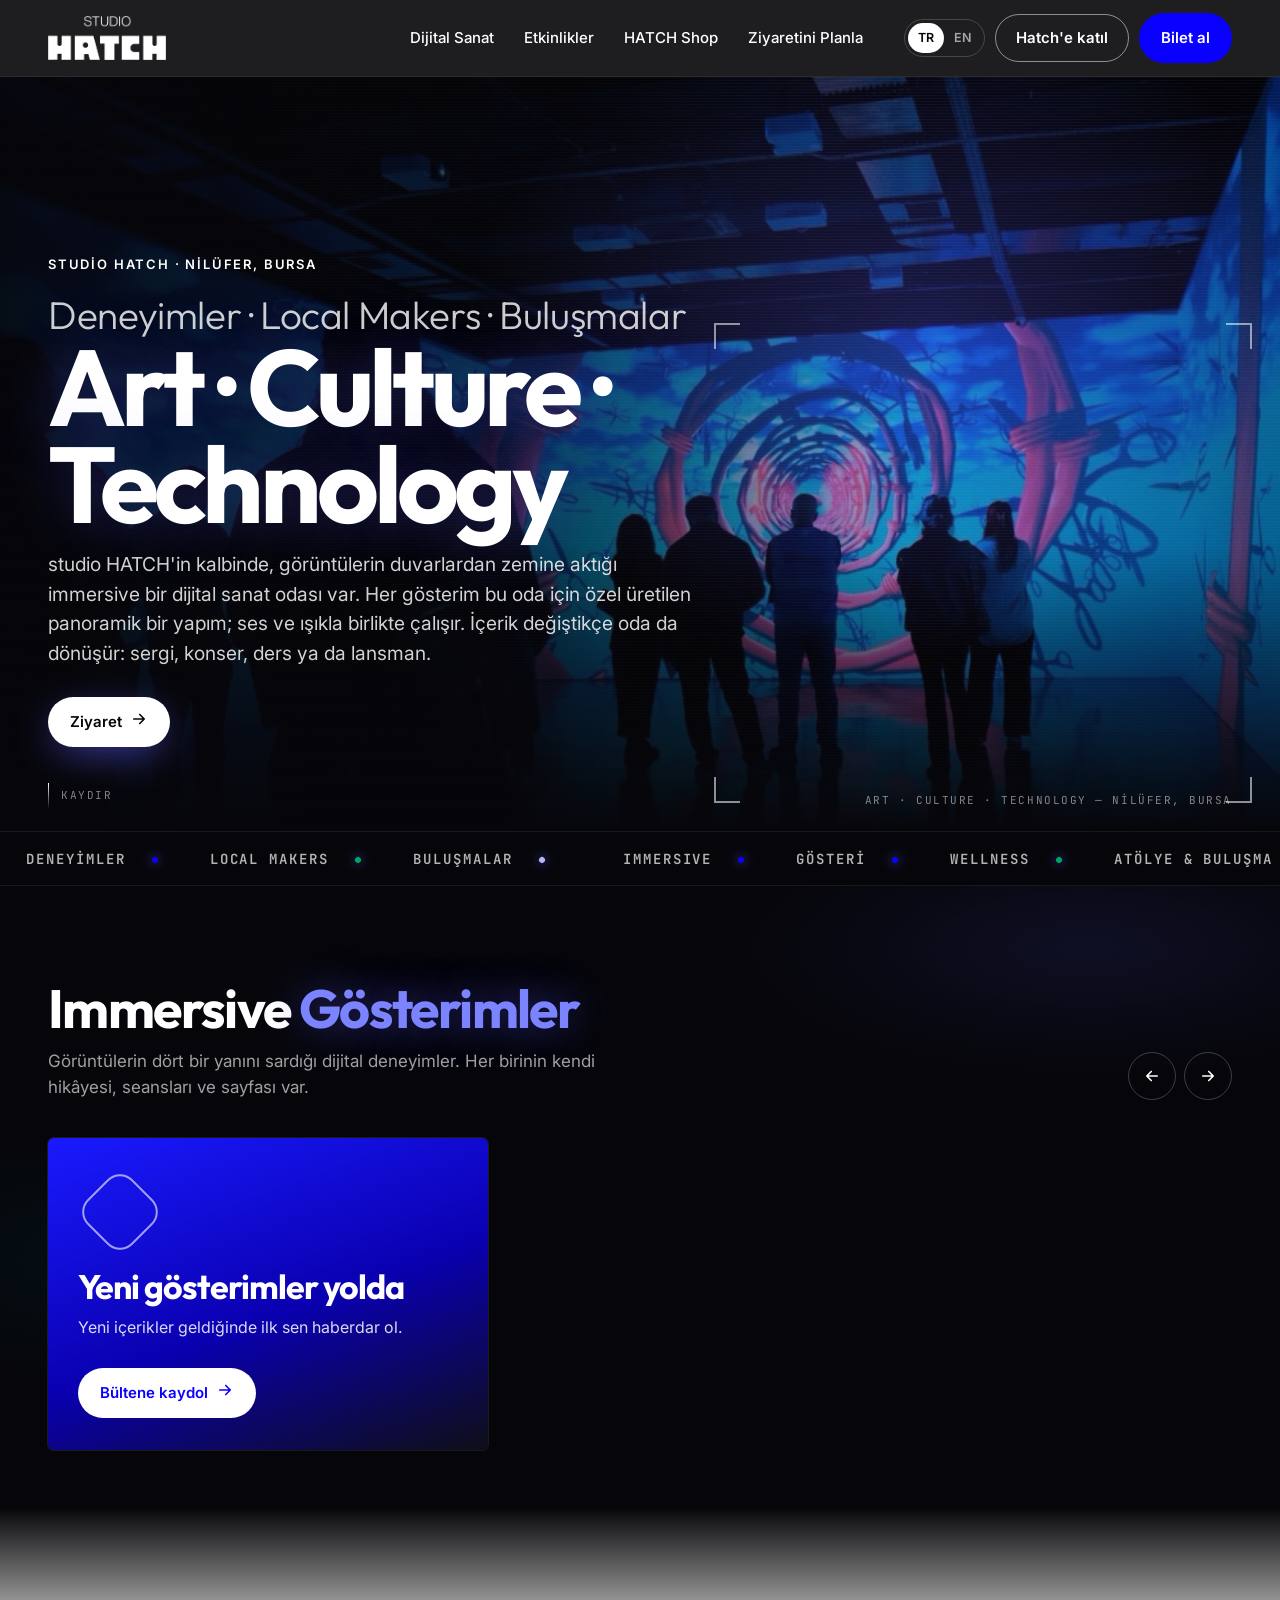
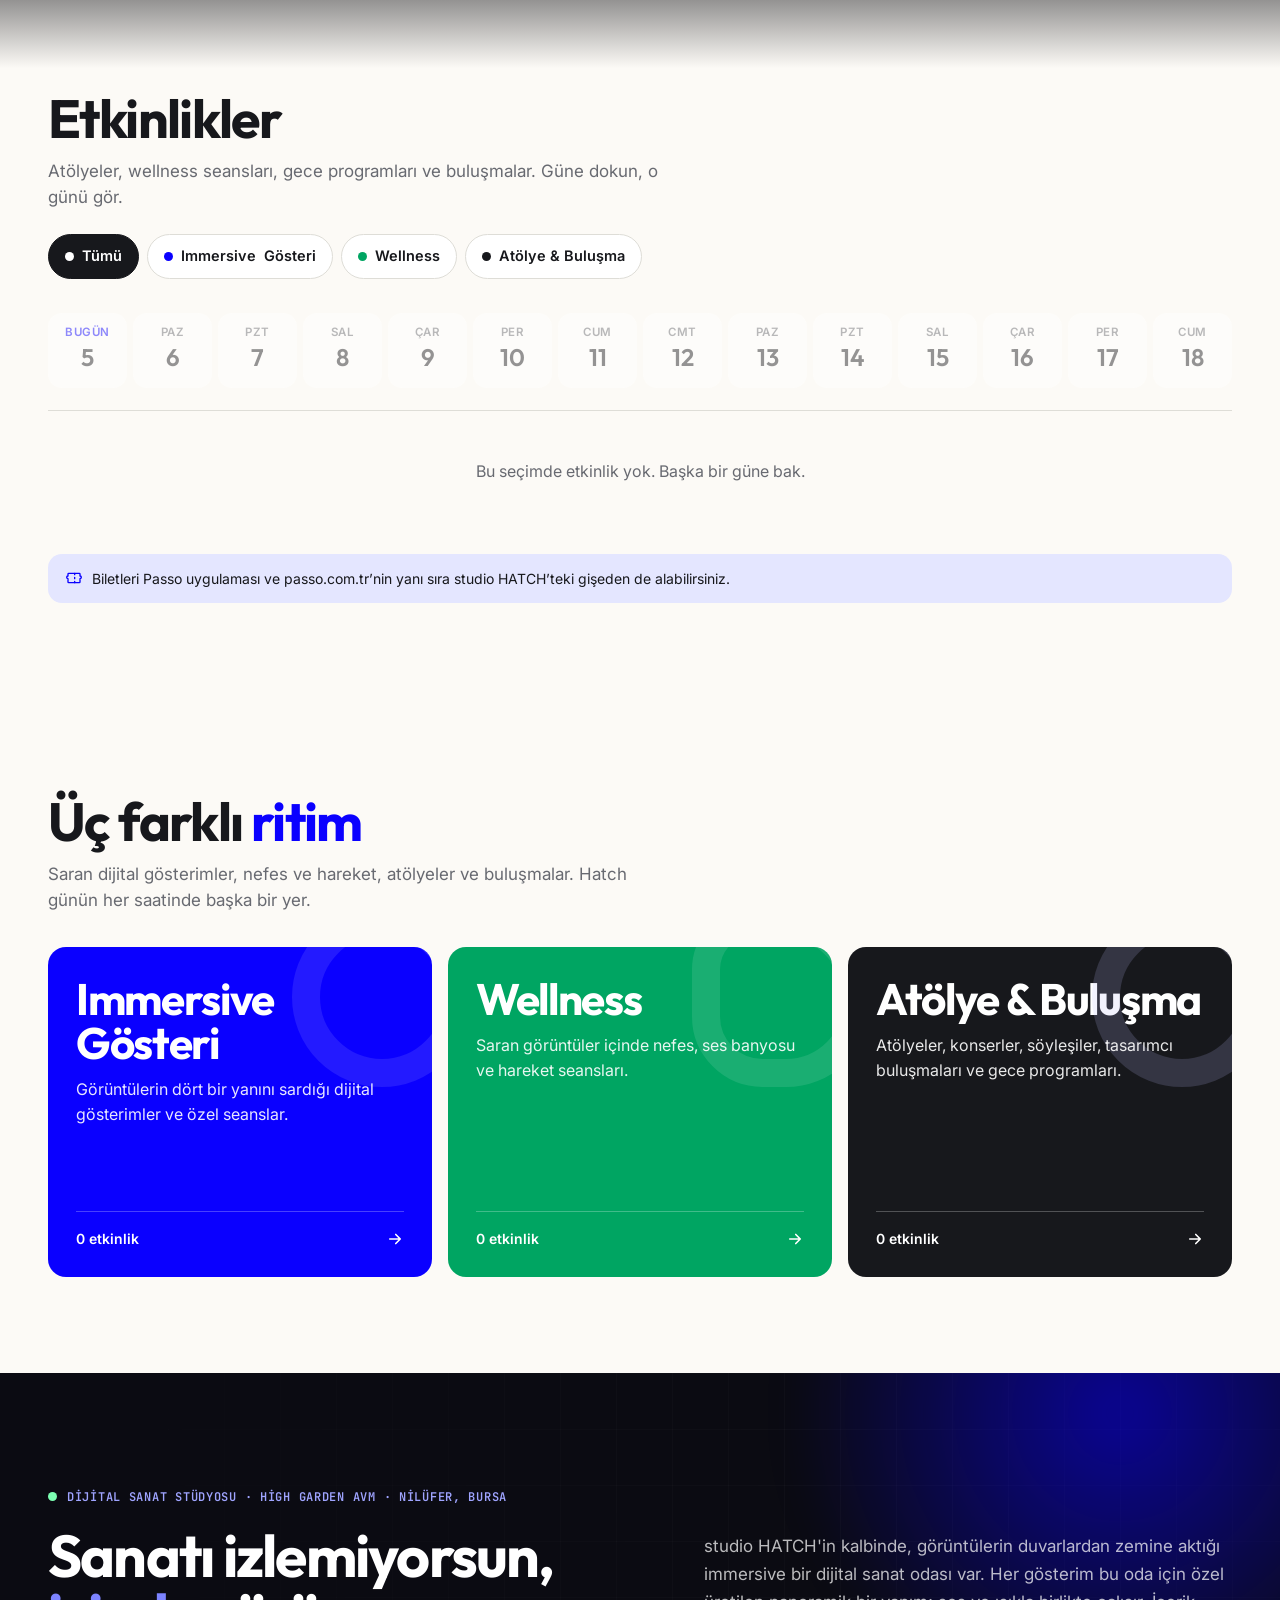
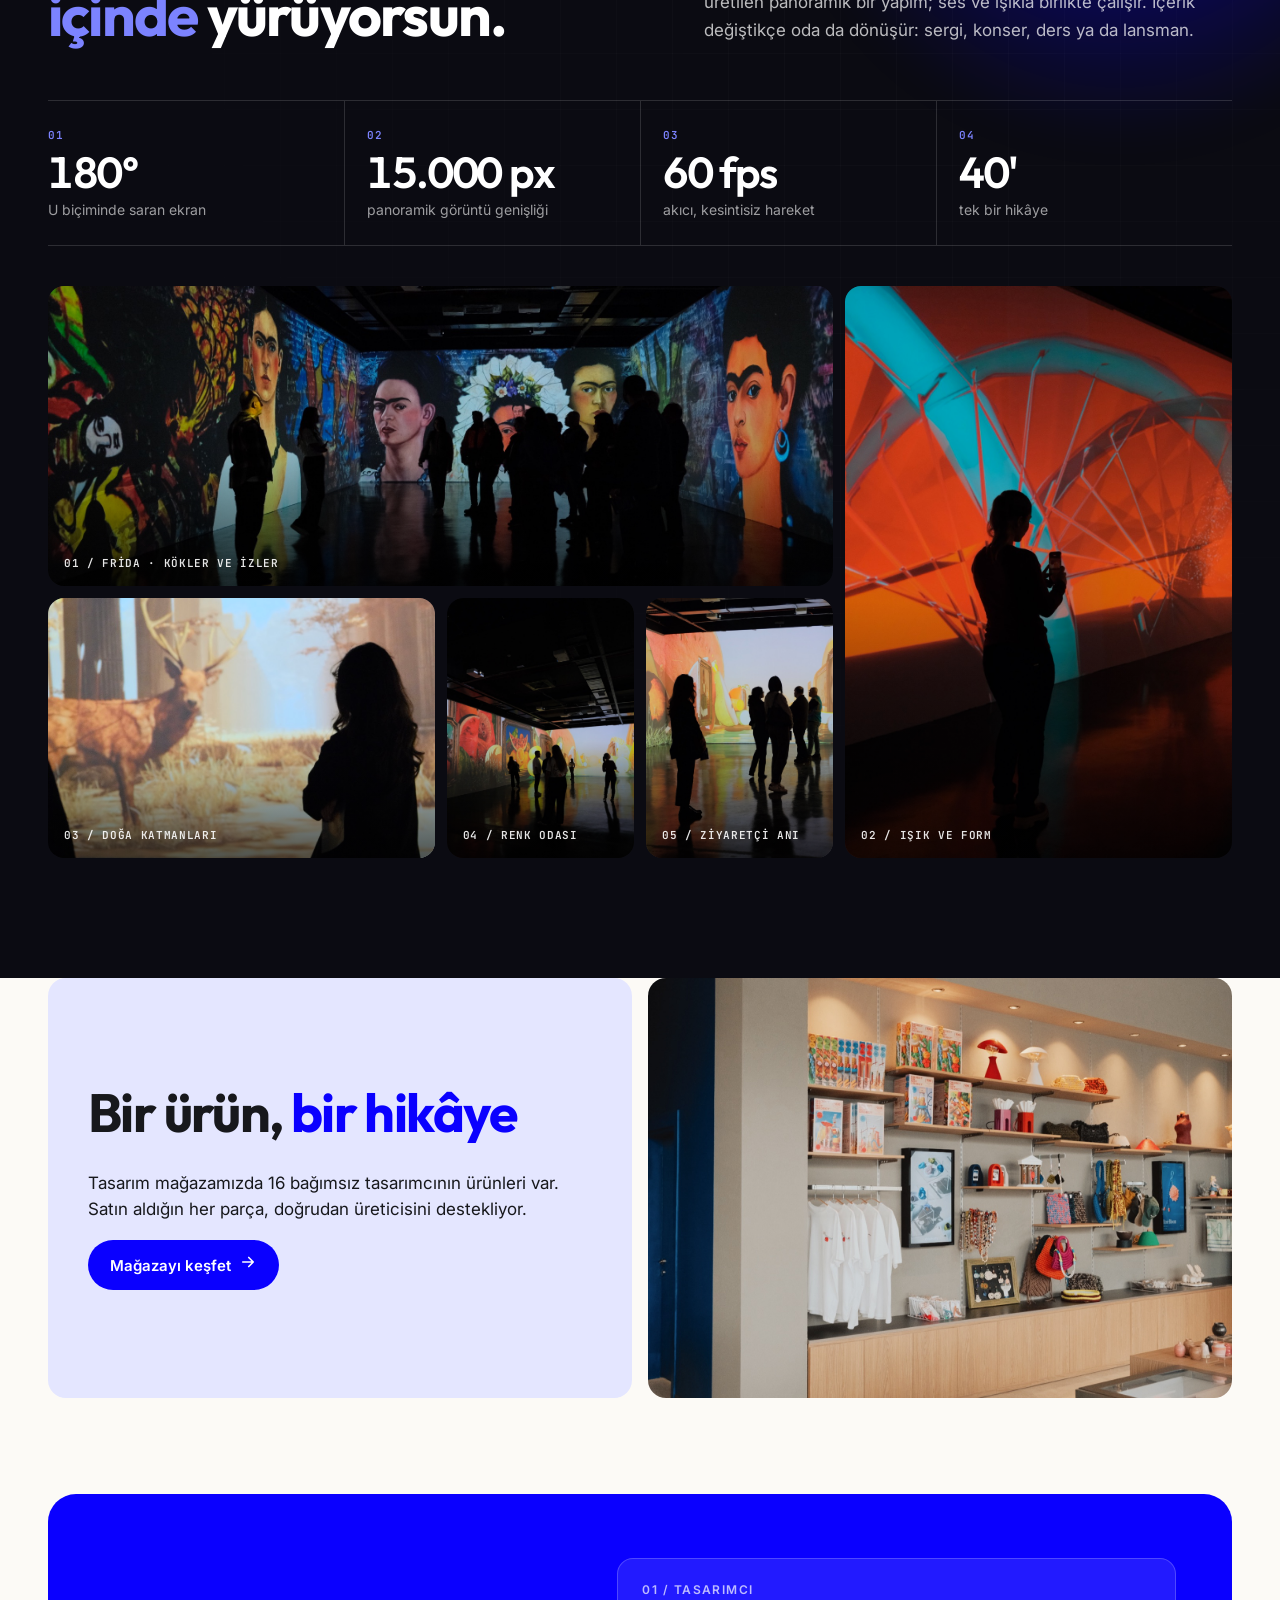
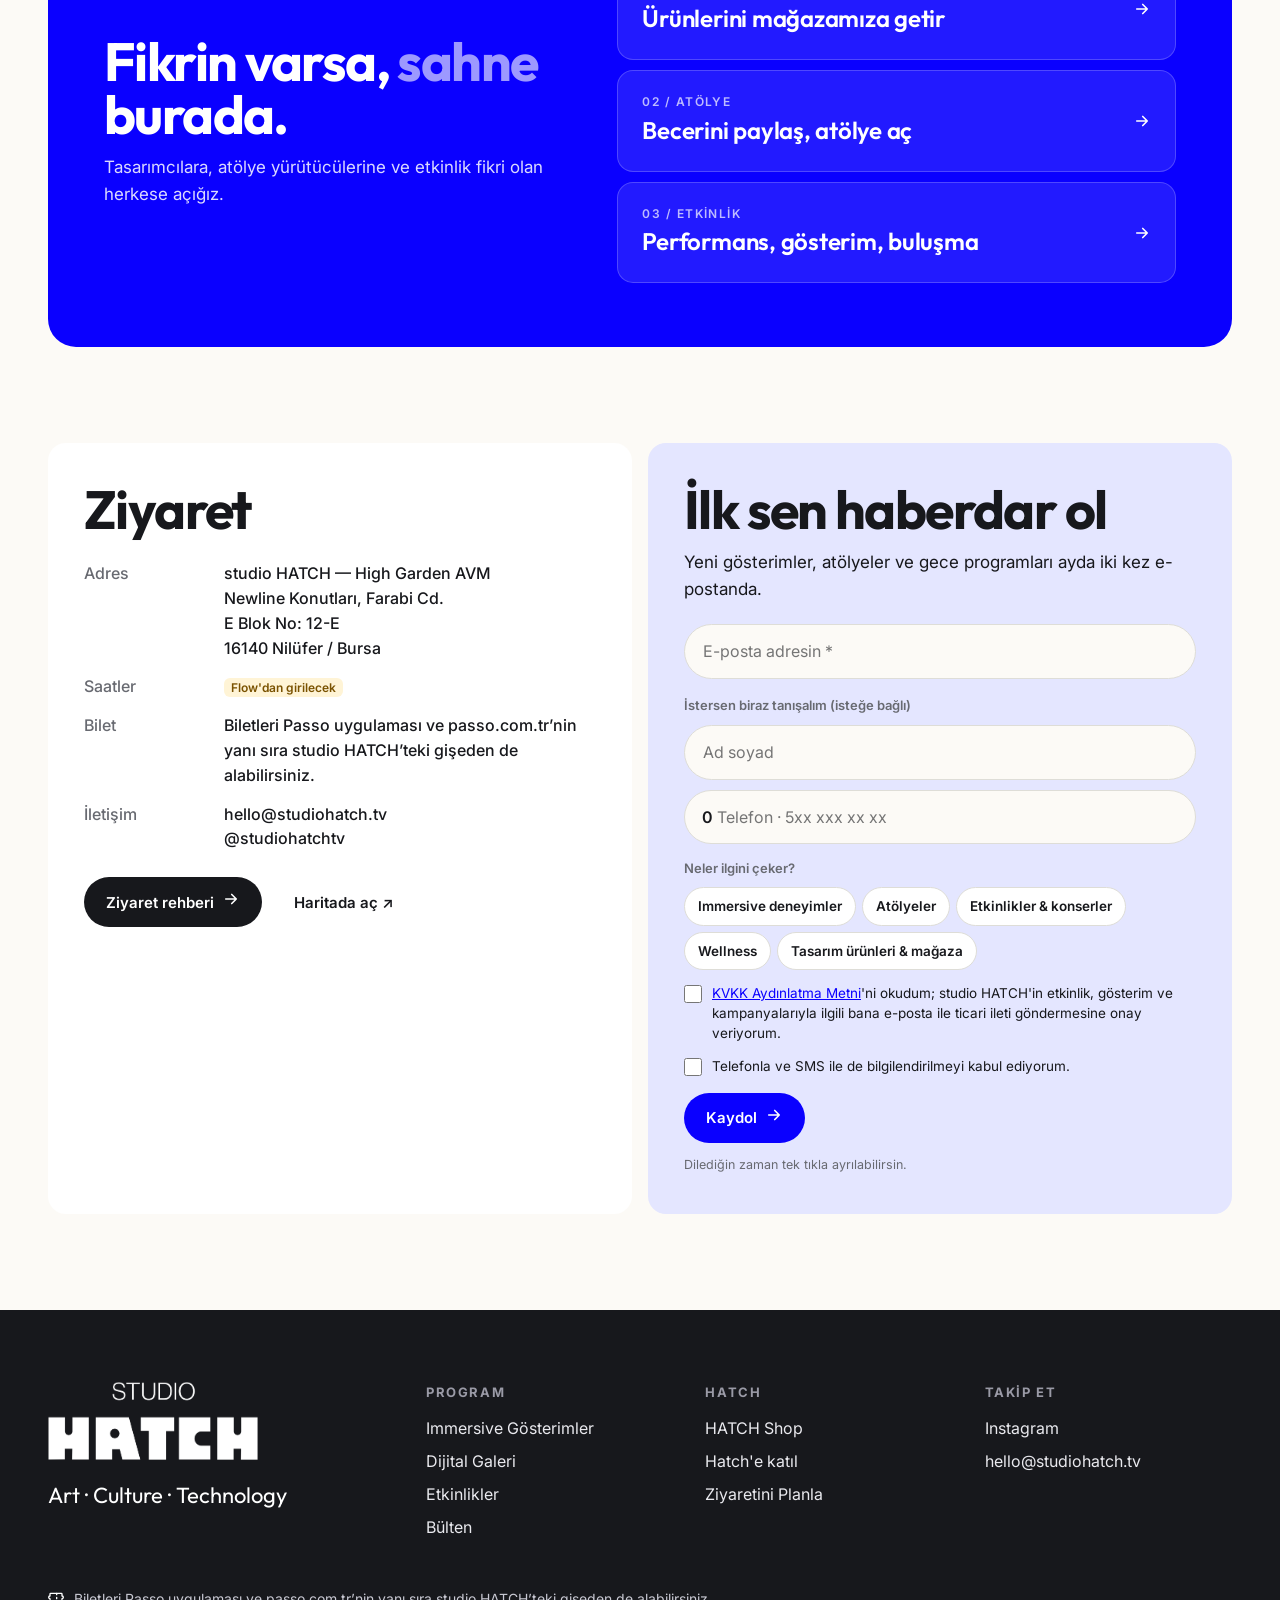
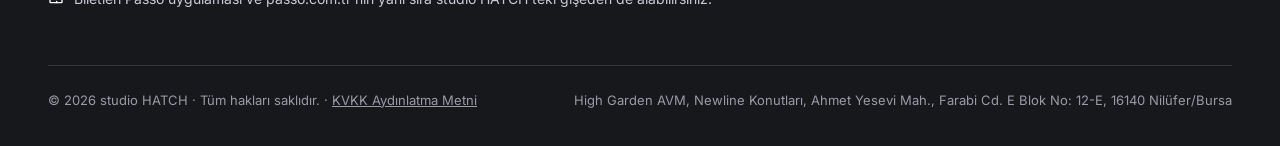
<file: index.html>
<!doctype html>
<html lang="tr">
<head>
<meta charset="utf-8">
<meta name="viewport" content="width=device-width, initial-scale=1, viewport-fit=cover">
<title>studio HATCH — Art · Culture · Technology · Bursa</title>
<meta name="description" content="Bursa Nilüfer'de, High Garden AVM'de dijital gösterimler, atölyeler, wellness ve gece programları. Art · Culture · Technology.">
<meta name="theme-color" content="#06060A">
<meta property="og:title" content="studio HATCH — Art · Culture · Technology">
<meta property="og:image" content="https://www.studiohatch.tv/assets/oda-frida.jpg">
<meta property="og:type" content="website">
<meta property="og:site_name" content="studio HATCH">
<link rel="preconnect" href="https://fonts.googleapis.com"><link rel="preconnect" href="https://fonts.gstatic.com" crossorigin>
<link href="https://fonts.googleapis.com/css2?family=Inter:wght@400;500;600;700&family=Outfit:wght@300;500;600;700&family=JetBrains+Mono:wght@400;600&display=swap" rel="stylesheet">
<link rel="canonical" href="https://www.studiohatch.tv/">
<link rel="stylesheet" href="css/site.css?v=31">
<link rel="stylesheet" href="css/art.css?v=31">
</head>
<body data-page="home" class="art">
<div class="proto" id="proto"></div>
<header class="hd"><div class="wrap">
  <a href="index.html" aria-label="studio HATCH ana sayfa"><span class="logo"></span></a>
  <nav class="nav" id="nav" aria-label="Ana menü"></nav>
  <div class="hd-r" id="hdR"></div>
  <button class="menu-btn" onclick="hatchMenu()" aria-label="Menü"><svg width="20" height="20" viewBox="0 0 24 24" fill="none" stroke="currentColor" stroke-width="2.2" stroke-linecap="round"><path d="M4 7h16M4 12h16M4 17h16"/></svg></button>
</div></header>
<main>
<section class="hero" id="hero"></section>
<div class="hu-strip" id="huStrip" hidden></div>
<div class="ticker" id="ticker"></div>
<div class="dark-zone">
<section class="sec sh-sec" id="gosterimler"><div class="wrap" id="showsW"></div></section>
</div>
<div class="fade-light" aria-hidden="true"></div>
<section class="sec" id="program" style="padding-top:0"><div class="wrap">
  <div class="sec-h" id="programH"></div>
  <div class="days" id="days"></div><div id="clearDay"></div>
  <div class="rows" id="rows"></div>
  <div id="progGise" class="prog-gise"></div>
</div></section>
<section class="sec"><div class="wrap"><div class="sec-h" id="pillarsH"></div><div class="pillars" id="pillars"></div></div></section>
<section class="dg" id="space"></section>

<section class="sec" style="padding-top:0"><div class="wrap makers" id="makers"></div></section>
<section class="sec" style="padding-top:0"><div class="wrap" id="join"></div></section>
<section class="sec" style="padding-top:0;padding-bottom:0" id="visit"><div class="wrap visit" id="visitG"></div></section>
</main>
<footer class="ft" id="ft"></footer>
<div class="toast" id="toast" role="status"></div>
<script src="js/data.js?v=31"></script>
<script src="js/api.js?v=31"></script>
<script src="js/site.js?v=31"></script>
</body>
</html>
</file>
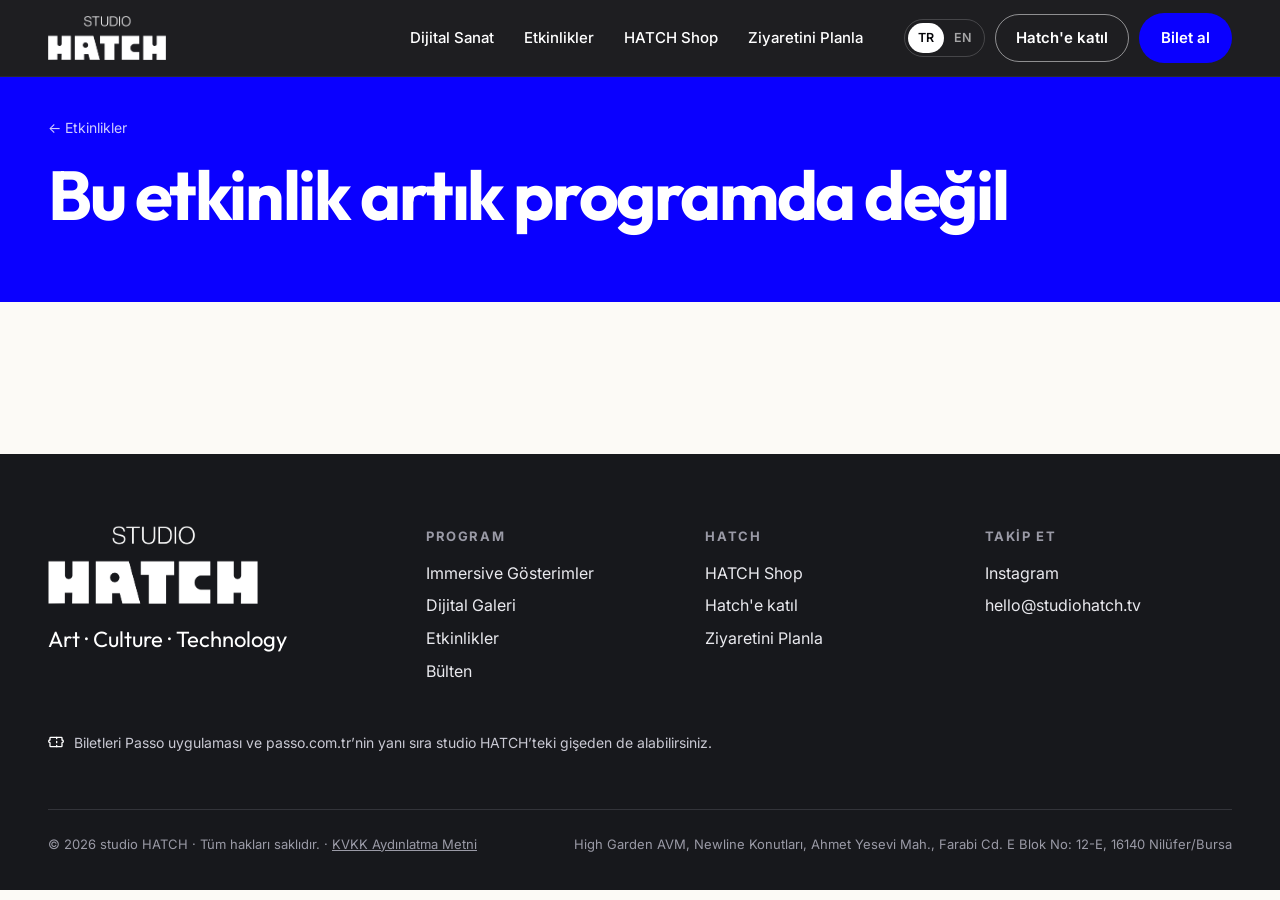
<file: etkinlik.html>
<!doctype html>
<html lang="tr">
<head>
<meta charset="utf-8">
<meta name="viewport" content="width=device-width, initial-scale=1, viewport-fit=cover">
<title>Etkinlik · studio HATCH</title>
<meta name="description" content="Bursa Nilüfer'de, High Garden AVM'de dijital gösterimler, atölyeler, wellness ve gece programları. Art · Culture · Technology.">
<meta name="theme-color" content="#06060A">
<meta property="og:title" content="studio HATCH — Art · Culture · Technology">
<meta property="og:image" content="https://www.studiohatch.tv/assets/oda-frida.jpg">
<meta property="og:type" content="website">
<meta property="og:site_name" content="studio HATCH">
<link rel="preconnect" href="https://fonts.googleapis.com"><link rel="preconnect" href="https://fonts.gstatic.com" crossorigin>
<link href="https://fonts.googleapis.com/css2?family=Inter:wght@400;500;600;700&family=Outfit:wght@300;500;600;700&family=JetBrains+Mono:wght@400;600&display=swap" rel="stylesheet">
<link rel="stylesheet" href="css/site.css?v=31">
<link rel="stylesheet" href="css/art.css?v=31">
</head>
<body data-page="event" class="art">
<div class="proto" id="proto"></div>
<header class="hd"><div class="wrap">
  <a href="index.html" aria-label="studio HATCH ana sayfa"><span class="logo"></span></a>
  <nav class="nav" id="nav" aria-label="Ana menü"></nav>
  <div class="hd-r" id="hdR"></div>
  <button class="menu-btn" onclick="hatchMenu()" aria-label="Menü"><svg width="20" height="20" viewBox="0 0 24 24" fill="none" stroke="currentColor" stroke-width="2.2" stroke-linecap="round"><path d="M4 7h16M4 12h16M4 17h16"/></svg></button>
</div></header>
<main>
<section class="ev-hero" id="evHero"></section>
<div class="wrap"><div class="ev-body" id="evBody"></div><div id="more" style="margin-top:88px"></div></div>
</main>
<footer class="ft" id="ft"></footer>
<div class="toast" id="toast" role="status"></div>
<script src="js/data.js?v=31"></script>
<script src="js/api.js?v=31"></script>
<script src="js/site.js?v=31"></script>
</body>
</html>
</file>
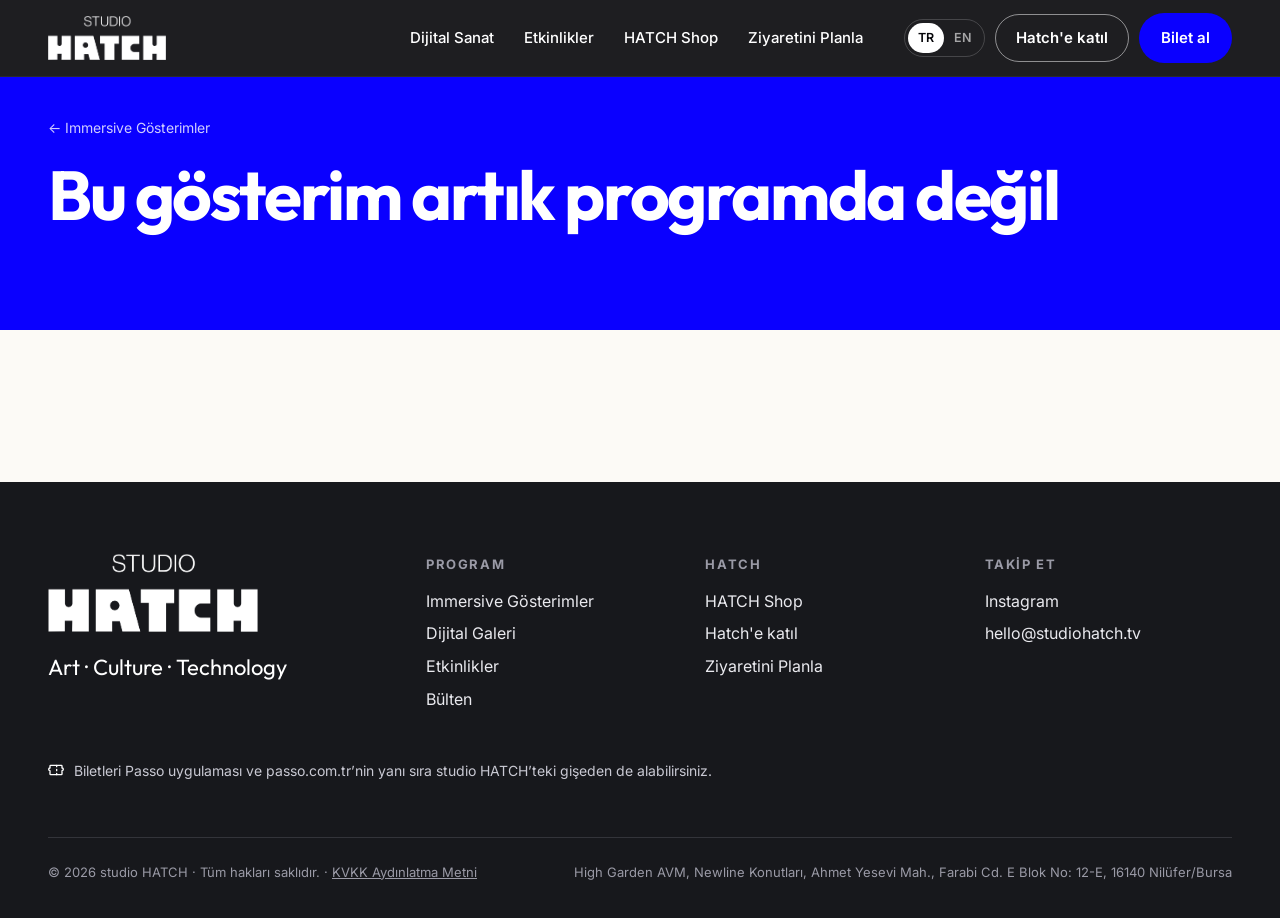
<file: gosterim.html>
<!doctype html>
<html lang="tr">
<head>
<meta charset="utf-8">
<meta name="viewport" content="width=device-width, initial-scale=1, viewport-fit=cover">
<title>Immersive gösterim · studio HATCH</title>
<meta name="description" content="Bursa Nilüfer'de, High Garden AVM'de dijital gösterimler, atölyeler, wellness ve gece programları. Art · Culture · Technology.">
<meta name="theme-color" content="#06060A">
<meta property="og:title" content="studio HATCH — Art · Culture · Technology">
<meta property="og:image" content="https://www.studiohatch.tv/assets/oda-frida.jpg">
<meta property="og:type" content="website">
<meta property="og:site_name" content="studio HATCH">
<link rel="preconnect" href="https://fonts.googleapis.com"><link rel="preconnect" href="https://fonts.gstatic.com" crossorigin>
<link href="https://fonts.googleapis.com/css2?family=Inter:wght@400;500;600;700&family=Outfit:wght@300;500;600;700&family=JetBrains+Mono:wght@400;600&display=swap" rel="stylesheet">
<link rel="stylesheet" href="css/site.css?v=31">
<link rel="stylesheet" href="css/art.css?v=31">
</head>
<body data-page="show" class="art">
<div class="proto" id="proto"></div>
<header class="hd"><div class="wrap">
  <a href="index.html" aria-label="studio HATCH ana sayfa"><span class="logo"></span></a>
  <nav class="nav" id="nav" aria-label="Ana menü"></nav>
  <div class="hd-r" id="hdR"></div>
  <button class="menu-btn" onclick="hatchMenu()" aria-label="Menü"><svg width="20" height="20" viewBox="0 0 24 24" fill="none" stroke="currentColor" stroke-width="2.2" stroke-linecap="round"><path d="M4 7h16M4 12h16M4 17h16"/></svg></button>
</div></header>
<main>
<section class="ev-hero sh-hero" id="evHero"></section>
<div class="sh-facts-w" id="shFacts"></div>
<div class="wrap"><div class="ev-body" id="evBody"></div><div id="more" class="sh-more"></div></div>
</main>
<footer class="ft" id="ft"></footer>
<div class="toast" id="toast" role="status"></div>
<script src="js/data.js?v=31"></script>
<script src="js/api.js?v=31"></script>
<script src="js/site.js?v=31"></script>
</body>
</html>
</file>
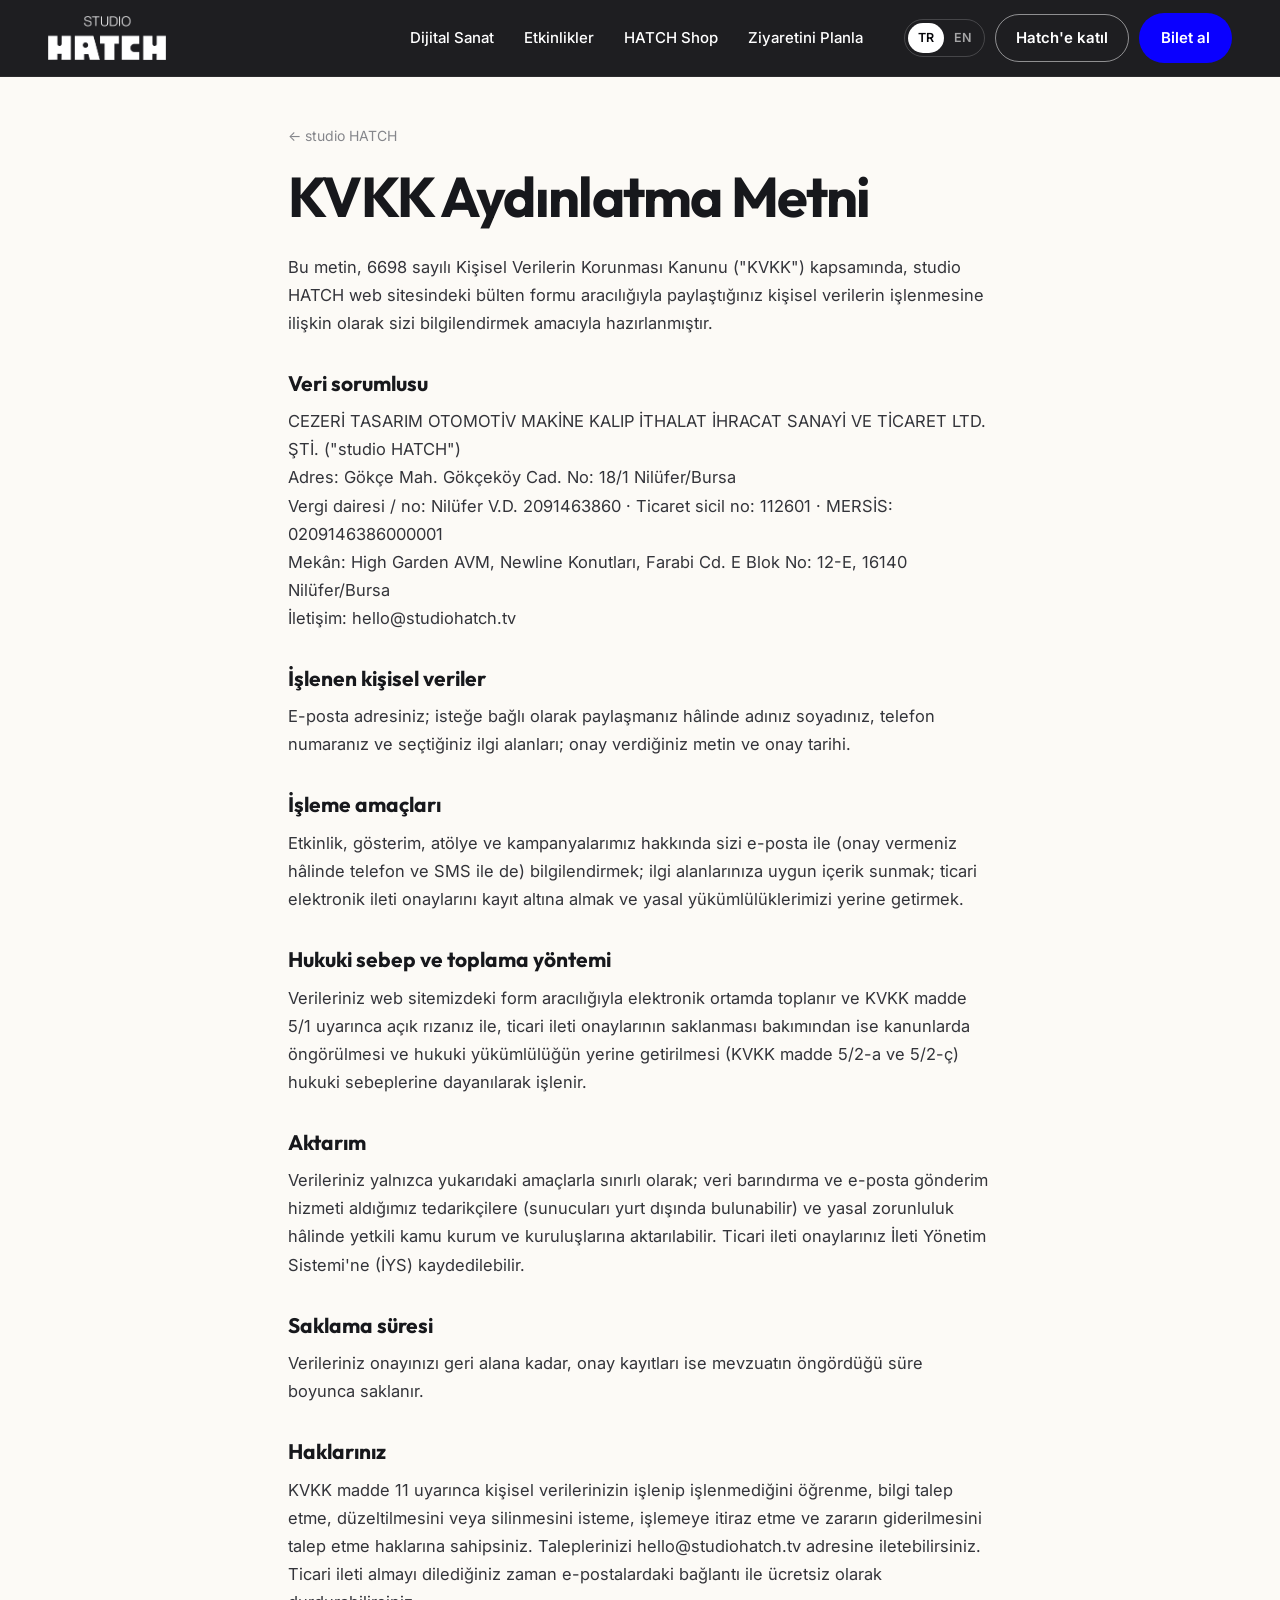
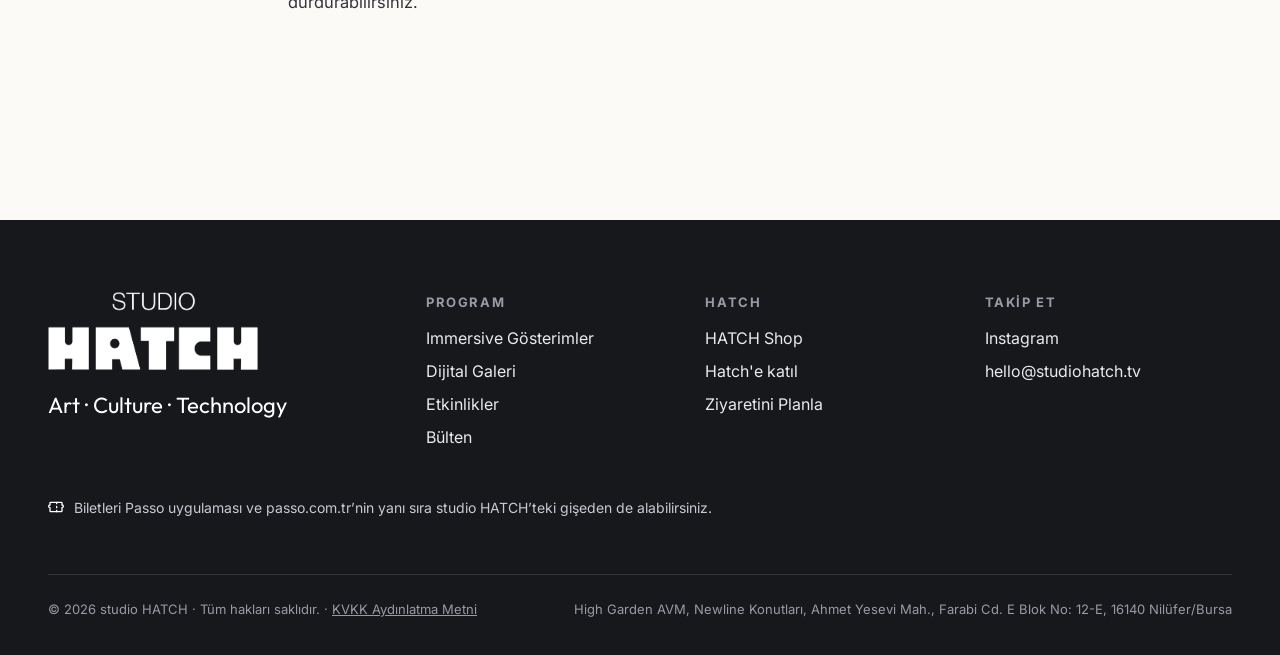
<file: kvkk.html>
<!doctype html>
<html lang="tr">
<head>
<meta charset="utf-8">
<meta name="viewport" content="width=device-width, initial-scale=1, viewport-fit=cover">
<title>KVKK Aydınlatma Metni · studio HATCH</title>
<meta name="description" content="Bursa Nilüfer'de, High Garden AVM'de dijital gösterimler, atölyeler, wellness ve gece programları. Art · Culture · Technology.">
<meta name="theme-color" content="#06060A">
<meta property="og:title" content="studio HATCH — Art · Culture · Technology">
<meta property="og:image" content="https://www.studiohatch.tv/assets/oda-frida.jpg">
<meta property="og:type" content="website">
<meta property="og:site_name" content="studio HATCH">
<link rel="preconnect" href="https://fonts.googleapis.com"><link rel="preconnect" href="https://fonts.gstatic.com" crossorigin>
<link href="https://fonts.googleapis.com/css2?family=Inter:wght@400;500;600;700&family=Outfit:wght@300;500;600;700&family=JetBrains+Mono:wght@400;600&display=swap" rel="stylesheet">
<link rel="stylesheet" href="css/site.css?v=31">
<link rel="stylesheet" href="css/art.css?v=31">
</head>
<body data-page="kvkk" class="art">
<div class="proto" id="proto"></div>
<header class="hd"><div class="wrap">
  <a href="index.html" aria-label="studio HATCH ana sayfa"><span class="logo"></span></a>
  <nav class="nav" id="nav" aria-label="Ana menü"></nav>
  <div class="hd-r" id="hdR"></div>
  <button class="menu-btn" onclick="hatchMenu()" aria-label="Menü"><svg width="20" height="20" viewBox="0 0 24 24" fill="none" stroke="currentColor" stroke-width="2.2" stroke-linecap="round"><path d="M4 7h16M4 12h16M4 17h16"/></svg></button>
</div></header>
<main><div class="wrap legal" id="legal"></div></main>
<footer class="ft" id="ft"></footer>
<div class="toast" id="toast" role="status"></div>
<script src="js/data.js?v=31"></script>
<script src="js/api.js?v=31"></script>
<script src="js/site.js?v=31"></script>
</body>
</html>
</file>
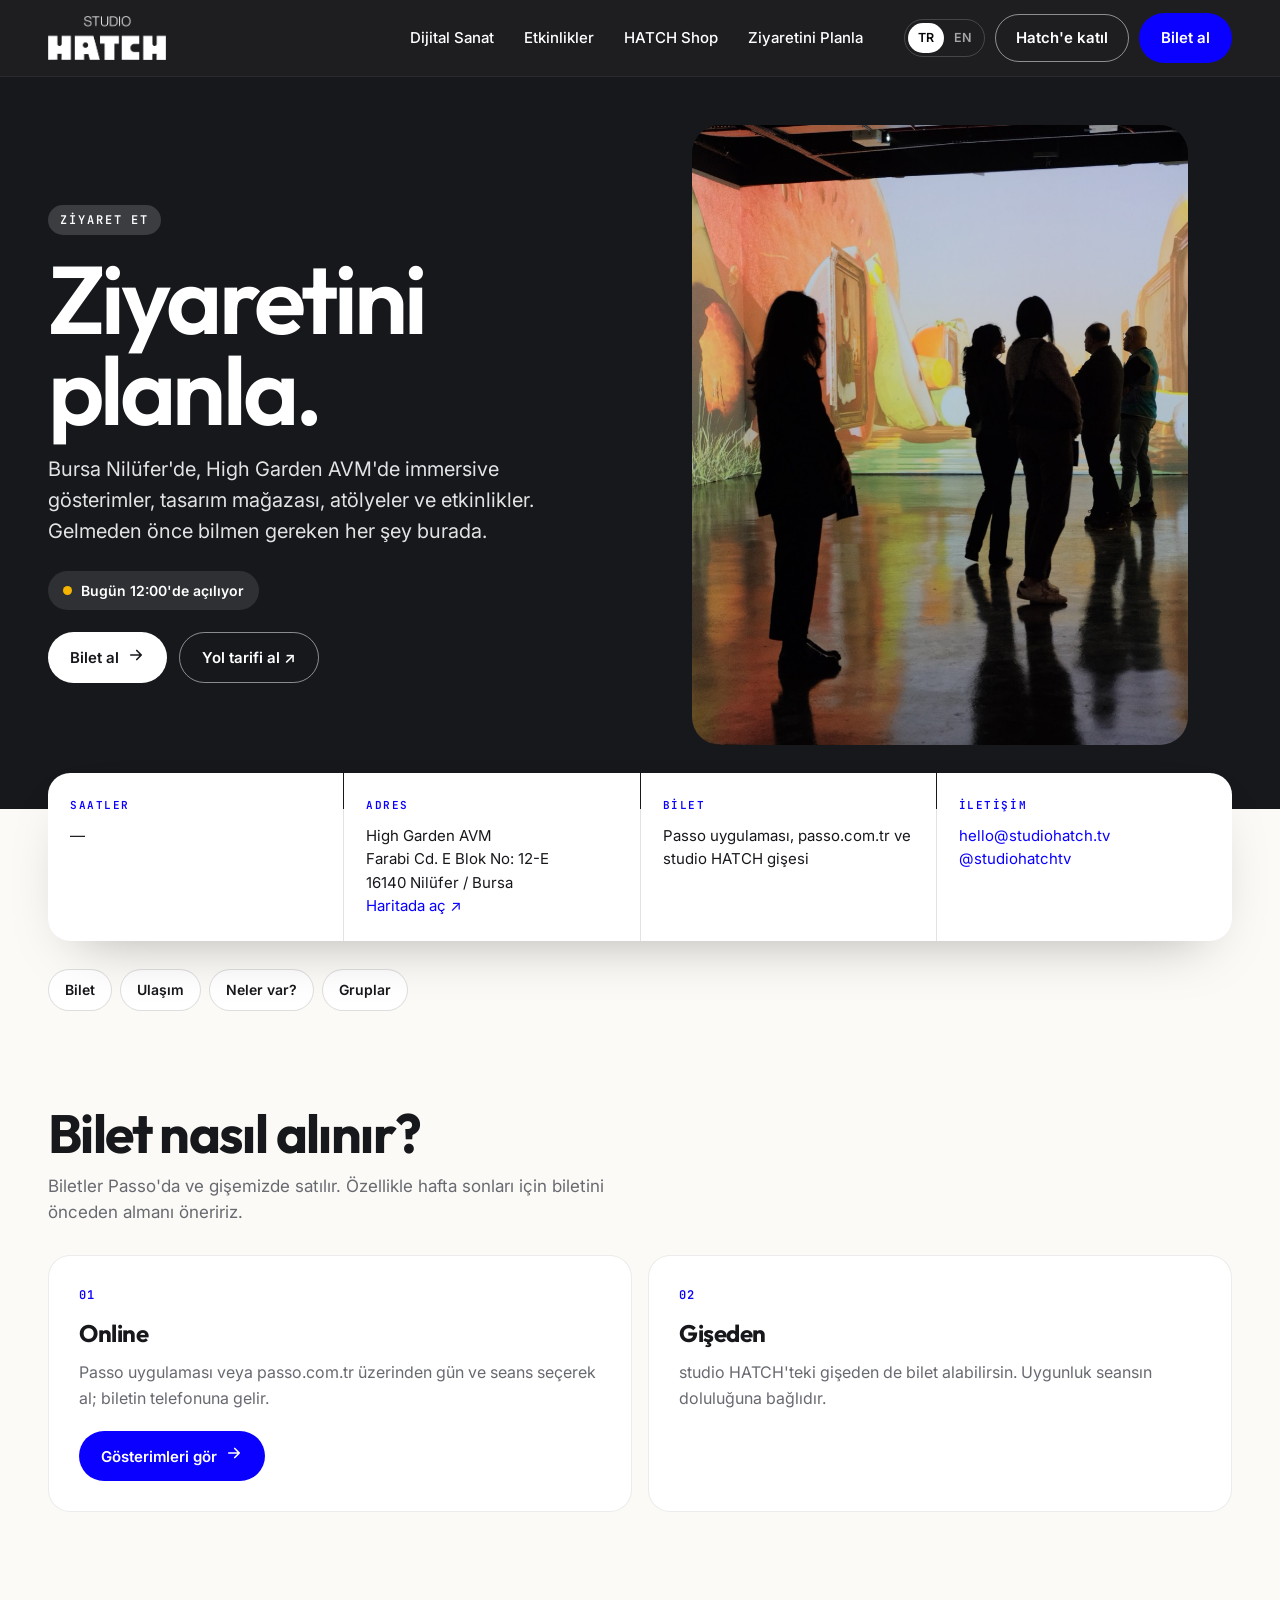
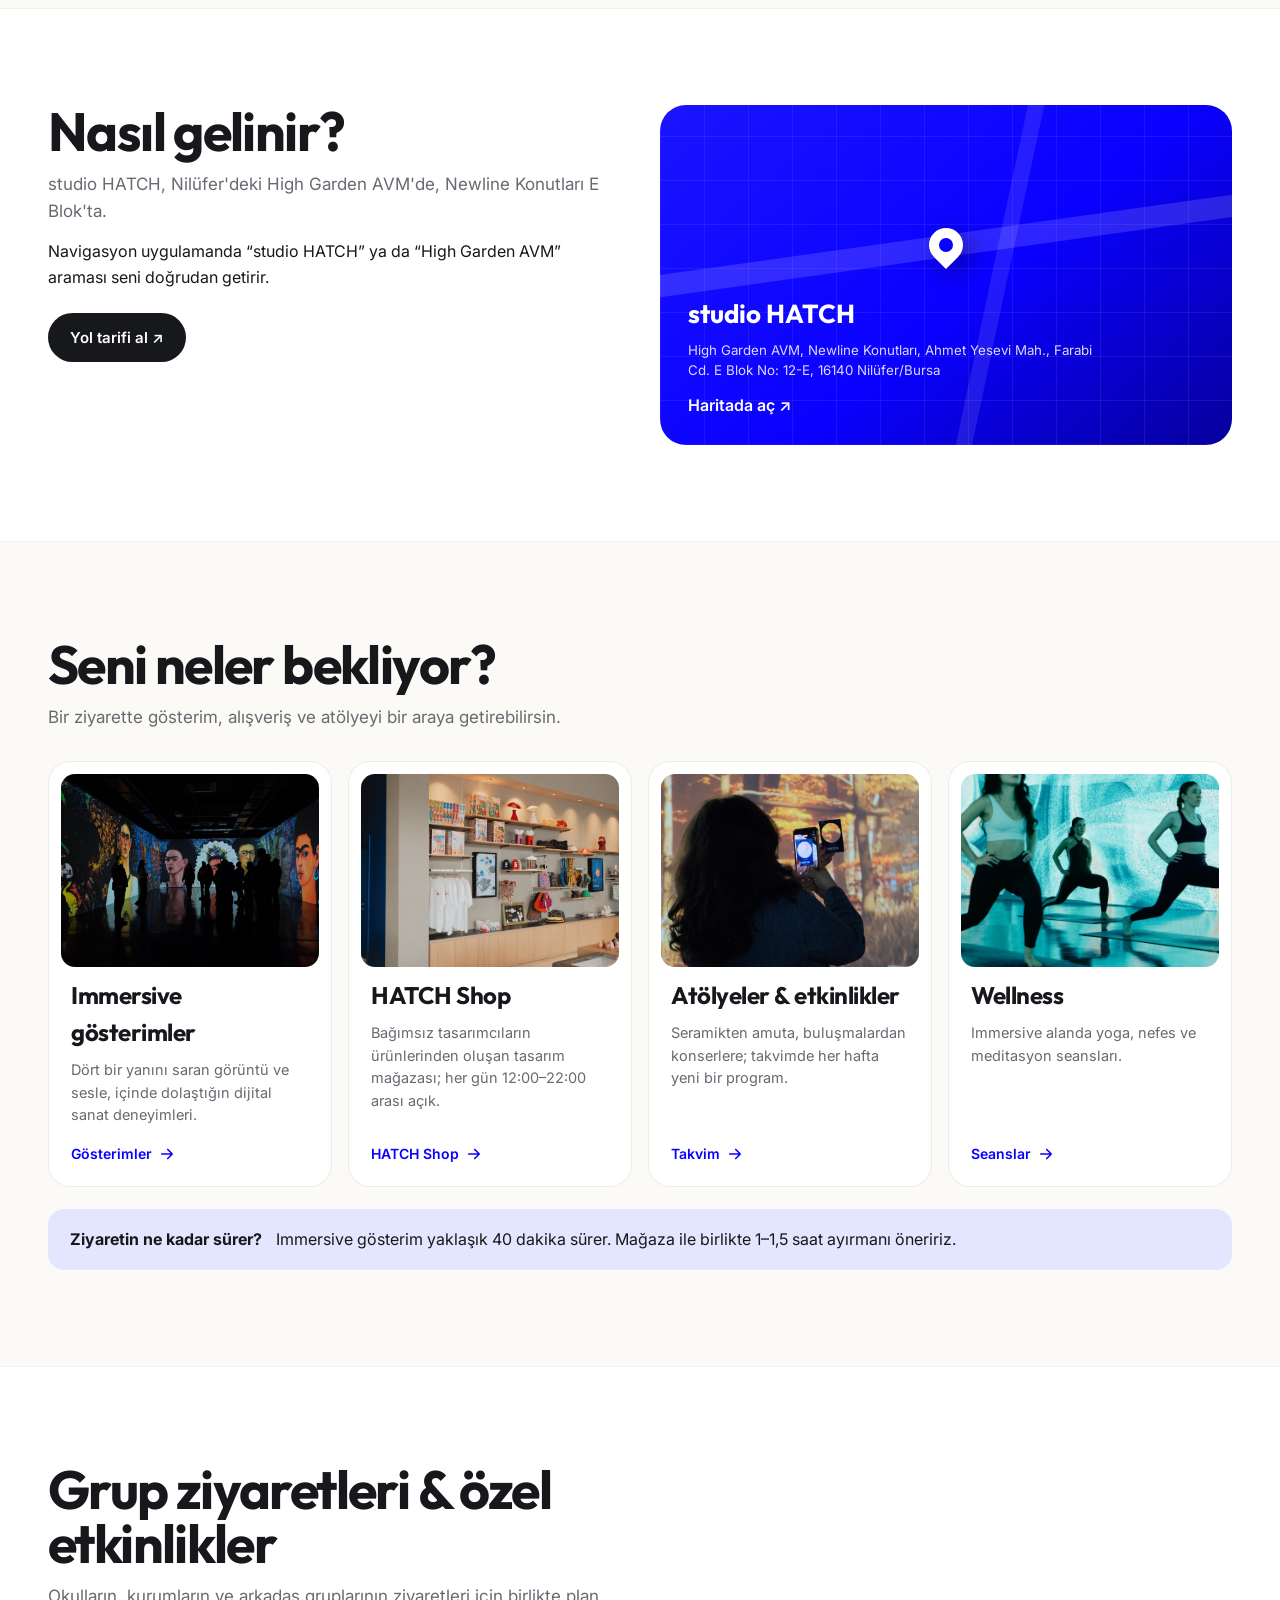
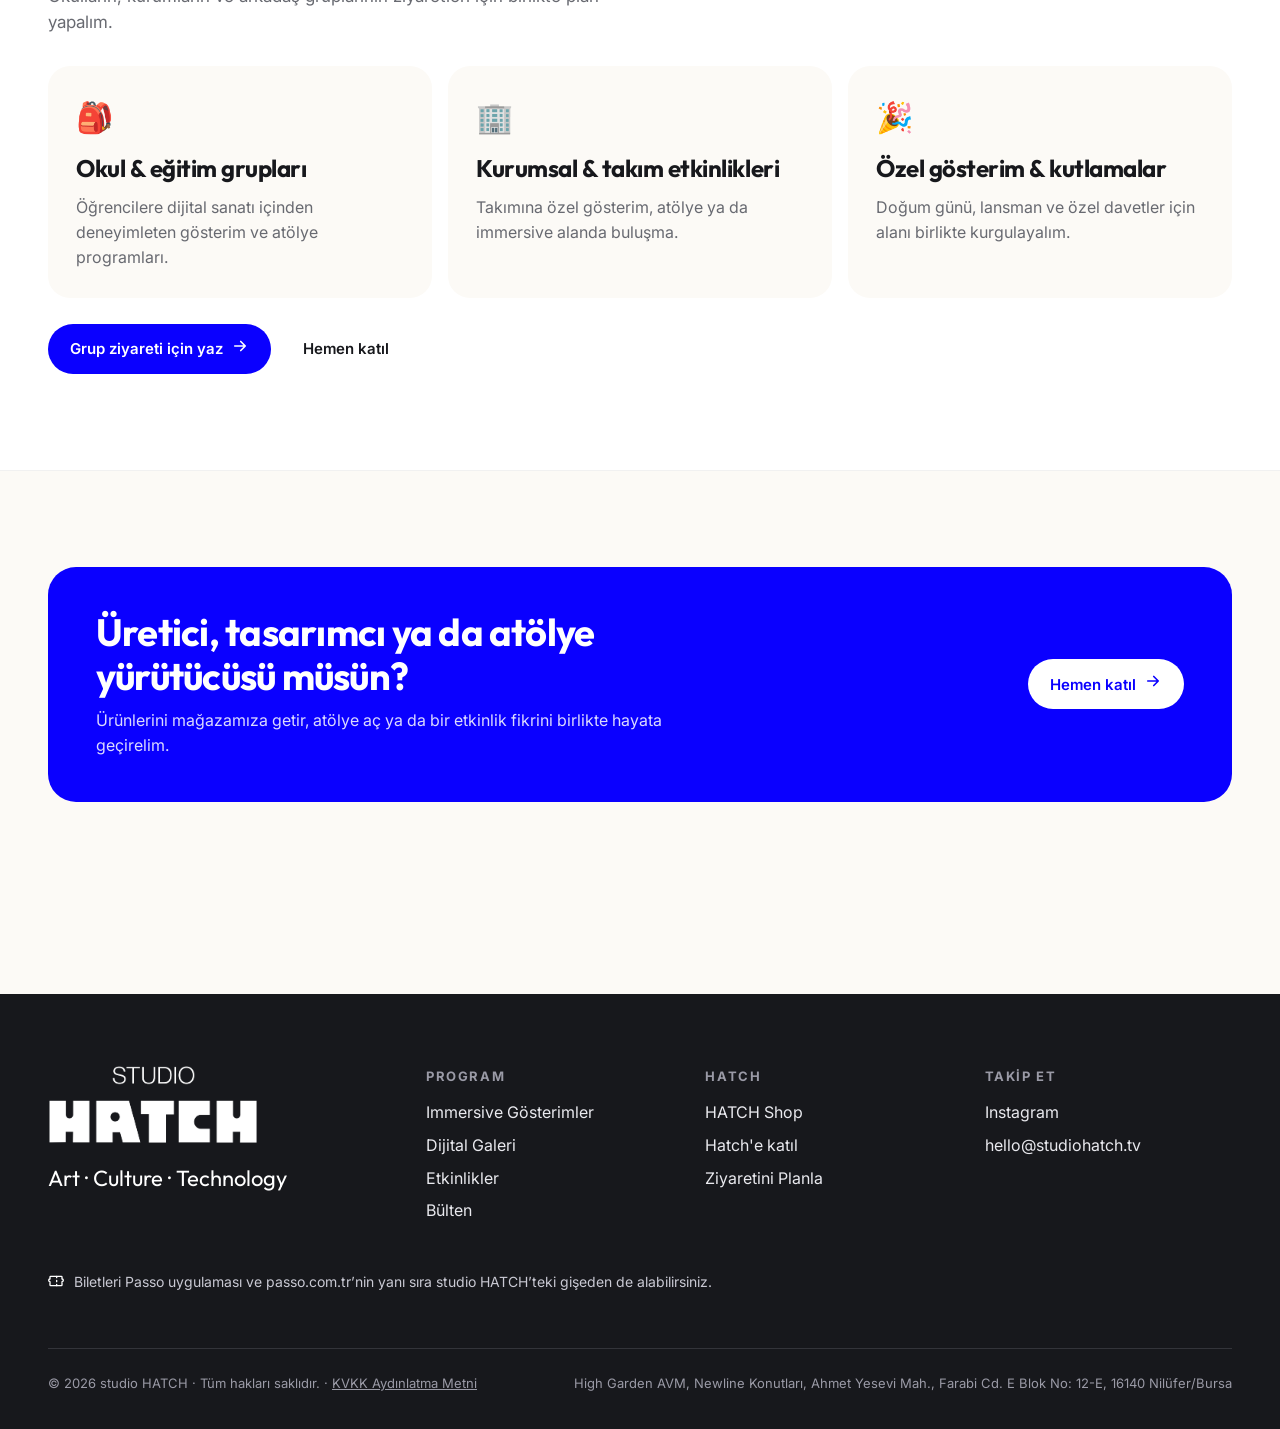
<file: ziyaret.html>
<!doctype html>
<html lang="tr">
<head>
<meta charset="utf-8">
<meta name="viewport" content="width=device-width, initial-scale=1, viewport-fit=cover">
<title>Ziyaret et · studio HATCH · Bursa</title>
<meta name="description" content="studio HATCH ziyaret rehberi: çalışma saatleri, bilet (Passo ve gişe), ulaşım, neler var, grup ziyaretleri. High Garden AVM, Nilüfer/Bursa.">
<meta name="theme-color" content="#06060A">
<meta property="og:title" content="Ziyaret et — studio HATCH, Bursa">
<meta property="og:image" content="https://www.studiohatch.tv/assets/oda-frida.jpg">
<meta property="og:type" content="website">
<meta property="og:site_name" content="studio HATCH">
<link rel="preconnect" href="https://fonts.googleapis.com"><link rel="preconnect" href="https://fonts.gstatic.com" crossorigin>
<link href="https://fonts.googleapis.com/css2?family=Inter:wght@400;500;600;700&family=Outfit:wght@300;500;600;700&family=JetBrains+Mono:wght@400;600&display=swap" rel="stylesheet">
<link rel="stylesheet" href="css/site.css?v=31">
<link rel="stylesheet" href="css/art.css?v=31">
<link rel="canonical" href="https://www.studiohatch.tv/ziyaret.html">
</head>
<body data-page="visit" class="art">
<div class="proto" id="proto"></div>
<header class="hd"><div class="wrap">
  <a href="index.html" aria-label="studio HATCH ana sayfa"><span class="logo"></span></a>
  <nav class="nav" id="nav" aria-label="Ana menü"></nav>
  <div class="hd-r" id="hdR"></div>
  <button class="menu-btn" onclick="hatchMenu()" aria-label="Menü"><svg width="20" height="20" viewBox="0 0 24 24" fill="none" stroke="currentColor" stroke-width="2.2" stroke-linecap="round"><path d="M4 7h16M4 12h16M4 17h16"/></svg></button>
</div></header>
<main id="vz"></main>
<footer class="ft" id="ft"></footer>
<div class="toast" id="toast" role="status"></div>
<script src="js/data.js?v=31"></script>
<script src="js/api.js?v=31"></script>
<script src="js/site.js?v=31"></script>
</body>
</html>
</file>
<file: css/site.css>
/* studio HATCH — www.studiohatch.tv
   Marka: royal blue + kırık beyaz; 3. renkler sadece Culture / Wellness / Nocturne ayrımı için */
:root{
  --blue:#0A00FF;          /* ana marka rengi (mevcut site) */
  --blue-ink:#0700B8;      /* metin/hover için koyu ton */
  --blue-soft:#E4E6FF;
  --paper:#FCFAF6;         /* sıcak kırık beyaz (sunum) */
  --paper-2:#F3F1EC;
  --ink:#17181C;
  --muted:#686A71;
  --line:#DEDDD7;
  --white:#fff;
  /* program ayrımı */
  --culture:#0A00FF;  --culture-soft:#E4E6FF;
  --wellness:#00A562; --wellness-soft:#D9F5E6;
  --nocturne:#17181C; --nocturne-soft:#E9E8FB; --nocturne-glow:#B8B6F5;
  --r:18px;
  --wrap:1240px;
  --f-display:"Outfit",system-ui,sans-serif;
  --f-body:"Inter",system-ui,sans-serif;
}
*{box-sizing:border-box;margin:0;padding:0}
html{scroll-behavior:smooth;-webkit-text-size-adjust:100%}
body{background:var(--paper);color:var(--ink);font-family:var(--f-body);font-size:16px;line-height:1.55;-webkit-font-smoothing:antialiased}
img{display:block;max-width:100%}
a{color:inherit;text-decoration:none}
button{font:inherit;color:inherit;background:none;border:0;cursor:pointer}
:focus-visible{outline:3px solid var(--blue);outline-offset:3px;border-radius:6px}
.wrap{max-width:var(--wrap);margin:0 auto;padding:0 28px}
.sr{position:absolute;width:1px;height:1px;overflow:hidden;clip:rect(0 0 0 0)}

/* prototip uyarısı */
.proto{background:var(--ink);color:#d9d8ff;font-size:12.5px;text-align:center;padding:7px 16px;letter-spacing:.01em}
.proto b{color:#fff}

/* logo: siyah png'yi maske olarak kullanıp istediğimiz renge boyuyoruz */
.logo{display:block;width:140px;aspect-ratio:1087/402;background:currentColor;
  -webkit-mask:url(../assets/logo-wordmark.png?v=2) center/contain no-repeat;mask:url(../assets/logo-wordmark.png?v=2) center/contain no-repeat}

/* başlık çubuğu */
.hd{position:sticky;top:0;z-index:50;background:rgba(252,250,246,.86);backdrop-filter:saturate(1.4) blur(14px);-webkit-backdrop-filter:saturate(1.4) blur(14px);border-bottom:1px solid transparent;transition:border-color .2s}
.hd.scrolled{border-color:var(--line)}
.hd .wrap{display:flex;align-items:center;gap:28px;height:76px}
.hd .logo{color:var(--blue);width:118px}
.nav{display:flex;gap:4px;margin-left:auto}
.nav a{font-size:15px;font-weight:500;padding:8px 13px;border-radius:999px;transition:background .15s}
.nav a:hover{background:var(--paper-2)}
.hd-r{display:flex;align-items:center;gap:10px}
.lang{display:flex;border:1px solid var(--line);border-radius:999px;padding:3px}
.lang button{font-size:12.5px;font-weight:600;padding:5px 10px;border-radius:999px;color:var(--muted)}
.lang button.on{background:var(--ink);color:#fff}
.btn{display:inline-flex;align-items:center;justify-content:center;gap:8px;font-weight:600;font-size:15px;padding:13px 22px;border-radius:999px;transition:transform .15s,background .15s,color .15s;white-space:nowrap}
.btn:active{transform:scale(.97)}
.btn-blue{background:var(--blue);color:#fff}
.btn-blue:hover{background:var(--blue-ink)}
.btn-white{background:#fff;color:var(--blue)}
.btn-white:hover{background:var(--blue-soft)}
.btn-line{border:1.5px solid currentColor}
.btn-line:hover{background:rgba(255,255,255,.12)}
.btn-ink{background:var(--ink);color:#fff}
.btn .arr{transition:transform .2s}
.btn:hover .arr{transform:translateX(3px)}
.menu-btn{display:none;width:44px;height:44px;border-radius:999px;border:1px solid var(--line)}

/* kahraman: şimdi gösterimde */
.hero{background:var(--blue);color:#fff;position:relative;overflow:hidden}
.hero .wrap{display:grid;grid-template-columns:1.05fr .95fr;gap:40px;align-items:center;min-height:min(78vh,720px);padding-top:56px;padding-bottom:56px}
.eyebrow{display:inline-flex;align-items:center;gap:10px;font-size:13px;font-weight:600;letter-spacing:.14em;text-transform:uppercase}
.live{width:9px;height:9px;border-radius:50%;background:#7CFFB2;box-shadow:0 0 0 0 rgba(124,255,178,.7);animation:live 2s infinite}
@keyframes live{70%{box-shadow:0 0 0 10px rgba(124,255,178,0)}100%{box-shadow:0 0 0 0 rgba(124,255,178,0)}}
.hero h1{font-family:var(--f-display);font-weight:700;font-size:clamp(44px,6.4vw,96px);line-height:.94;letter-spacing:-.035em;margin:22px 0 18px}
.hero h1 span{display:block;font-weight:300;font-size:.5em;letter-spacing:-.02em;opacity:.85;margin-bottom:.15em}
.hero .lead{font-size:clamp(17px,1.5vw,20px);max-width:34em;opacity:.92}
.slots{margin:28px 0 30px}
.slots-l{font-size:13px;font-weight:600;opacity:.8;margin-bottom:10px}
.slots-r{display:flex;flex-wrap:wrap;gap:8px}
.slot{font-variant-numeric:tabular-nums;font-weight:600;font-size:15px;padding:8px 14px;border-radius:10px;background:rgba(255,255,255,.12);border:1px solid rgba(255,255,255,.22)}
.slot.past{opacity:.38;text-decoration:line-through}
.slot.next{background:#fff;color:var(--blue);border-color:#fff}
.hero-cta{display:flex;gap:12px;flex-wrap:wrap}
.hero-art{position:relative;align-self:stretch;min-height:420px}
.hero-art img{position:absolute;inset:0;width:100%;height:100%;object-fit:cover;object-position:center 20%;border-radius:28px}
.hero-art img.blend{mix-blend-mode:screen;filter:contrast(1.05)}
.hero-art::after{content:"";position:absolute;inset:0;border-radius:28px;box-shadow:inset 0 0 0 1px rgba(255,255,255,.18)}
.badge-40{position:absolute;right:-6px;bottom:28px;width:118px;height:118px;border-radius:50%;background:#fff;color:var(--blue);display:flex;flex-direction:column;align-items:center;justify-content:center;font-family:var(--f-display);transform:rotate(-8deg);box-shadow:0 18px 40px rgba(0,0,40,.25)}
.badge-40 b{font-size:40px;line-height:1;font-weight:700}
.badge-40 small{font-size:12px;font-weight:600;letter-spacing:.06em;text-transform:uppercase}

/* kayan şerit */
.ticker{background:var(--ink);color:#fff;overflow:hidden;white-space:nowrap;padding:16px 0}
.ticker-t{display:inline-flex;gap:0;animation:tick 38s linear infinite}
.ticker-t span{font-family:var(--f-display);font-size:22px;font-weight:500;padding:0 26px;display:inline-flex;align-items:center;gap:26px}
.ticker-t span::after{content:"";width:8px;height:8px;border-radius:2px;background:var(--blue);transform:rotate(45deg)}
.ticker-t span:nth-child(3n+2)::after{background:var(--wellness)}
.ticker-t span:nth-child(3n)::after{background:var(--nocturne-glow)}
@keyframes tick{to{transform:translateX(-50%)}}

/* bölümler */
.sec{padding:96px 0}
.sec-h{display:flex;align-items:flex-end;justify-content:space-between;gap:24px;margin-bottom:34px;flex-wrap:wrap}
.h2{font-family:var(--f-display);font-weight:700;font-size:clamp(34px,4.2vw,58px);line-height:1;letter-spacing:-.03em}
.h2 em{font-style:normal;color:var(--blue)}
.sub{color:var(--muted);font-size:17px;max-width:36em;margin-top:12px}

/* program filtreleri */
.filters{display:flex;gap:8px;flex-wrap:wrap}
.fchip{display:inline-flex;align-items:center;gap:8px;font-weight:600;font-size:14.5px;padding:10px 16px;border-radius:999px;border:1.5px solid var(--line);background:#fff;transition:all .15s}
.fchip i{width:9px;height:9px;border-radius:50%;background:var(--c,var(--ink))}
.fchip:hover{border-color:var(--ink)}
.fchip.on{background:var(--c,var(--ink));border-color:var(--c,var(--ink));color:#fff}
.fchip.on i{background:#fff}

/* gün şeridi */
.days{display:grid;grid-template-columns:repeat(14,minmax(58px,1fr));gap:6px;margin:22px 0 10px;overflow-x:auto;scrollbar-width:none;padding-bottom:4px}
.days::-webkit-scrollbar{display:none}
.day{display:flex;flex-direction:column;align-items:center;gap:2px;padding:10px 4px 9px;border-radius:14px;border:1.5px solid transparent;background:#fff;transition:all .15s;min-width:58px}
.day:hover{border-color:var(--line)}
.day small{font-size:11.5px;font-weight:600;color:var(--muted);text-transform:uppercase;letter-spacing:.04em}
.day b{font-family:var(--f-display);font-size:24px;font-weight:600;line-height:1.1}
.day .dots{display:flex;gap:3px;height:6px}
.day .dots i{width:6px;height:6px;border-radius:50%}
.day.today small{color:var(--blue)}
.day.on{background:var(--ink);color:#fff}
.day.on small{color:#c9c9d0}
.day.empty{opacity:.45}
.clear-day{font-size:14px;font-weight:600;color:var(--blue);margin:6px 2px 0}

/* etkinlik satırları */
.rows{border-top:1px solid var(--line);margin-top:18px}
.row{display:grid;grid-template-columns:110px 1fr 220px 44px;gap:28px;align-items:center;padding:26px 6px;border-bottom:1px solid var(--line);transition:background .2s;position:relative}
.row:hover{background:#fff}
.row .dt{font-family:var(--f-display);line-height:1}
.row .dt b{display:block;font-size:46px;font-weight:600;letter-spacing:-.03em}
.row .dt small{display:block;font-size:13px;font-weight:600;color:var(--muted);text-transform:uppercase;letter-spacing:.05em;margin-top:6px}
.tag{display:inline-flex;align-items:center;gap:6px;font-size:12px;font-weight:700;letter-spacing:.06em;text-transform:uppercase;padding:5px 10px;border-radius:999px;background:var(--cs);color:var(--c)}
.tag.dark{background:var(--nocturne);color:var(--nocturne-glow)}
.row h3{font-family:var(--f-display);font-size:clamp(22px,2.2vw,30px);font-weight:600;letter-spacing:-.02em;line-height:1.12;margin:10px 0 6px}
.row p{color:var(--muted);font-size:15px;max-width:40em}
.row .meta{display:flex;gap:14px;flex-wrap:wrap;font-size:14px;font-weight:500;margin-top:8px}
.row .meta b{font-weight:600;font-variant-numeric:tabular-nums}
.row .meta .sep{color:var(--line)}
.row .th{aspect-ratio:4/3;border-radius:14px;overflow:hidden;background:var(--cs)}
.row .th img{width:100%;height:100%;object-fit:cover;transition:transform .5s}
.row:hover .th img{transform:scale(1.05)}
.row .go{width:44px;height:44px;border-radius:50%;border:1.5px solid var(--line);display:flex;align-items:center;justify-content:center;transition:all .2s}
.row:hover .go{background:var(--blue);border-color:var(--blue);color:#fff}
.row-link{position:absolute;inset:0;z-index:1}
.empty-msg{padding:48px 0;color:var(--muted);text-align:center}

/* üç program alanı */
.pillars{display:grid;grid-template-columns:repeat(3,1fr);gap:16px}
.pillar{border-radius:var(--r);padding:30px 28px 28px;min-height:330px;display:flex;flex-direction:column;justify-content:space-between;color:#fff;position:relative;overflow:hidden;transition:transform .25s}
.pillar:hover{transform:translateY(-4px)}
.pillar.culture{background:var(--culture)}
.pillar.wellness{background:var(--wellness)}
.pillar.nocturne{background:var(--nocturne)}
.pillar h3{font-family:var(--f-display);font-size:44px;font-weight:700;letter-spacing:-.03em;line-height:1}
.pillar p{font-size:16px;opacity:.9;max-width:22em;margin-top:12px}
.pillar .n{font-size:14px;font-weight:600;display:flex;justify-content:space-between;align-items:center;border-top:1px solid rgba(255,255,255,.25);padding-top:16px;margin-top:28px}
.pillar .shape{position:absolute;right:-40px;top:-40px;width:180px;height:180px;border-radius:50%;border:28px solid rgba(255,255,255,.1)}
.pillar.wellness .shape{border-radius:40% 60% 55% 45%}
.pillar.nocturne .shape{border-color:rgba(184,182,245,.18)}

/* deneyim alanı */
.space{display:grid;grid-template-columns:1.3fr 1fr;gap:16px}
.space-img{border-radius:var(--r);overflow:hidden;min-height:480px;position:relative}
.space-img img{position:absolute;inset:0;width:100%;height:100%;object-fit:cover}
.space-img .cap{position:absolute;left:22px;bottom:20px;color:#fff;font-size:14px;font-weight:600;background:rgba(0,0,0,.35);backdrop-filter:blur(8px);padding:8px 13px;border-radius:999px}
.space-txt{background:#fff;border-radius:var(--r);padding:40px 36px;display:flex;flex-direction:column;justify-content:space-between}
.stats{display:grid;grid-template-columns:repeat(3,1fr);gap:12px;margin-top:28px}
.stat b{display:block;font-family:var(--f-display);font-size:46px;font-weight:700;letter-spacing:-.03em;color:var(--blue);line-height:1}
.stat small{font-size:13.5px;color:var(--muted);font-weight:500}

/* makers */
.makers{display:grid;grid-template-columns:1fr 1fr;gap:16px;align-items:stretch}
.makers-img{border-radius:var(--r);overflow:hidden;min-height:420px;position:relative}
.makers-img img{position:absolute;inset:0;width:100%;height:100%;object-fit:cover}
.makers-txt{background:var(--blue-soft);border-radius:var(--r);padding:44px 40px;display:flex;flex-direction:column;justify-content:center;gap:18px}

/* katıl */
.join{background:var(--blue);color:#fff;border-radius:28px;padding:64px 56px;display:grid;grid-template-columns:1fr 1.2fr;gap:48px;align-items:center}
.join .h2 em{color:#fff;opacity:.6}
.join-opts{display:grid;gap:10px}
.join-opt{display:flex;align-items:center;justify-content:space-between;gap:16px;padding:22px 24px;border-radius:16px;background:rgba(255,255,255,.1);border:1px solid rgba(255,255,255,.2);transition:background .2s}
.join-opt:hover{background:rgba(255,255,255,.2)}
.join-opt small{display:block;font-size:12px;letter-spacing:.12em;opacity:.7;font-weight:600}
.join-opt b{font-family:var(--f-display);font-size:24px;font-weight:600;letter-spacing:-.01em}

/* ziyaret + bülten */
.visit{display:grid;grid-template-columns:1fr 1fr;gap:16px}
.card{background:#fff;border-radius:var(--r);padding:40px 36px}
.kv{display:grid;grid-template-columns:120px 1fr;gap:14px 20px;margin-top:24px;font-size:16px}
.kv dt{color:var(--muted);font-weight:500}
.kv dd{font-weight:500}
.todo{background:#FFF4D6;color:#7A5200;font-size:12px;font-weight:600;padding:2px 7px;border-radius:6px}
.nl-form{display:flex;gap:8px;margin-top:22px;flex-wrap:wrap}
.nl-form input{flex:1;min-width:220px;font:inherit;font-size:16px;padding:14px 18px;border-radius:999px;border:1.5px solid var(--line);background:var(--paper)}
.nl-form input:focus{outline:none;border-color:var(--blue)}
.nl-ok{display:none;margin-top:14px;font-weight:600;color:var(--wellness)}
.fine{font-size:12.5px;color:var(--muted);margin-top:12px}

/* alt bilgi */
.ft{background:var(--ink);color:#e9e9ee;padding:72px 0 36px;margin-top:96px}
.ft .logo{color:#fff;width:210px}
.ft-g{display:grid;grid-template-columns:1.4fr 1fr 1fr 1fr;gap:32px}
.ft h4{font-size:13px;letter-spacing:.12em;text-transform:uppercase;color:#9a9aa6;margin-bottom:14px}
.ft li{list-style:none;margin-bottom:8px}
.ft a:hover{color:#fff;text-decoration:underline}
.ft-b{display:flex;justify-content:space-between;gap:16px;flex-wrap:wrap;border-top:1px solid #33343a;margin-top:56px;padding-top:24px;font-size:13px;color:#9a9aa6}
.ft .slogan{font-family:var(--f-display);font-size:22px;margin-top:18px;color:#fff}

/* belirme animasyonu */
.rv{opacity:0;transform:translateY(24px);transition:opacity .8s cubic-bezier(.2,.7,.2,1),transform .8s cubic-bezier(.2,.7,.2,1)}
.rv.in{opacity:1;transform:none}
@media (prefers-reduced-motion:reduce){.rv{opacity:1;transform:none;transition:none}.ticker-t,.live{animation:none}}

/* ETKİNLİK DETAY */
.ev-hero{background:var(--c);color:#fff}
.ev-hero.nocturne{background:var(--nocturne)}
.ev-hero .wrap{display:grid;grid-template-columns:1fr 1fr;gap:48px;align-items:center;padding-top:40px;padding-bottom:56px}
.crumb{font-size:14px;opacity:.8;margin-bottom:22px;display:flex;gap:8px}
.crumb a:hover{text-decoration:underline}
.ev-hero h1{font-family:var(--f-display);font-size:clamp(40px,5.4vw,80px);line-height:.98;letter-spacing:-.035em;font-weight:700;margin:16px 0 18px}
.ev-hero .lead{font-size:19px;opacity:.92;max-width:32em}
.ev-img{border-radius:24px;overflow:hidden;aspect-ratio:4/3.4;background:rgba(255,255,255,.1)}
.ev-img img{width:100%;height:100%;object-fit:cover}
.ev-img.blend img{mix-blend-mode:screen}
.ev-body{display:grid;grid-template-columns:1fr 380px;gap:56px;padding-top:56px;align-items:start}
.ev-body .txt p{font-size:18px;line-height:1.7;margin-bottom:18px;max-width:38em}
.ev-body h2{font-family:var(--f-display);font-size:28px;letter-spacing:-.02em;margin:36px 0 14px}
.know{display:grid;gap:10px}
.know li{list-style:none;display:flex;gap:12px;align-items:flex-start;font-size:16px}
.know li::before{content:"";flex:none;width:8px;height:8px;border-radius:2px;background:var(--c);transform:rotate(45deg);margin-top:9px}
.side{position:sticky;top:100px;background:#fff;border-radius:var(--r);padding:28px;box-shadow:0 1px 0 var(--line),0 20px 50px -30px rgba(10,0,80,.25)}
.side dl{display:grid;gap:16px;margin-bottom:22px}
.side dt{font-size:12px;font-weight:700;letter-spacing:.1em;text-transform:uppercase;color:var(--muted)}
.side dd{font-size:17px;font-weight:600;margin-top:3px}
.side .btn{width:100%}
.side .acts{display:grid;grid-template-columns:1fr 1fr;gap:8px;margin-top:8px}
.side .acts .btn{font-size:14px;padding:11px 12px;background:var(--paper-2)}
.side .acts .btn:hover{background:var(--line)}
.side .slots-r .slot{background:var(--paper-2);border-color:var(--line);color:var(--ink)}
.side .slots-r .slot.next{background:var(--blue);border-color:var(--blue);color:#fff}
.toast{position:fixed;left:50%;bottom:28px;transform:translate(-50%,20px);opacity:0;background:var(--ink);color:#fff;padding:12px 18px;border-radius:999px;font-weight:600;font-size:14px;transition:all .25s;z-index:99}
.toast.on{opacity:1;transform:translate(-50%,0)}

/* mobil */
@media (max-width:980px){
  .nav{display:none}
  .nav.open{display:flex;position:fixed;inset:76px 0 auto 0;flex-direction:column;background:var(--paper);padding:12px 20px 24px;border-bottom:1px solid var(--line);gap:2px}
  .nav.open a{font-size:20px;padding:12px 8px}
  .menu-btn{display:inline-flex;align-items:center;justify-content:center}
  .hd-r{margin-left:auto}
  .hd-r .btn{display:none}
  .hero .wrap,.ev-hero .wrap{grid-template-columns:1fr}
  .hero-art{min-height:340px;order:-1}
  .row{grid-template-columns:72px 1fr 44px;gap:16px}
  .row .th{display:none}
  .row .dt b{font-size:34px}
  .pillars,.space,.makers,.visit,.join,.ev-body{grid-template-columns:1fr}
  .join{padding:40px 26px}
  .ft-g{grid-template-columns:1fr 1fr}
  .side{position:static}
}
@media (max-width:560px){
  .wrap{padding:0 18px}
  .sec{padding:64px 0}
  .hd .wrap{gap:12px}
  .hd .logo{width:96px}
  .hero-art{min-height:280px}
  .badge-40{width:96px;height:96px;right:6px}
  .badge-40 b{font-size:32px}
  .row{grid-template-columns:58px 1fr;padding:20px 2px}
  .row .go{display:none}
  .space-img,.makers-img{min-height:300px}
  .space-txt,.card,.makers-txt{padding:28px 22px}
  .stats b{font-size:36px}
  .kv{grid-template-columns:1fr;gap:2px 0}
  .kv dd{margin-bottom:10px}
  .ft-g{grid-template-columns:1fr}
}

/* IMMERSIVE GÖSTERİMLER — yan yana kayan kartlar */
.sh-sec{padding-bottom:72px}
.sh-arrows{display:flex;gap:8px}
.sh-arrows button{width:48px;height:48px;border-radius:50%;border:1.5px solid var(--line);display:flex;align-items:center;justify-content:center;transition:all .2s;background:#fff}
.sh-arrows button:first-child svg{transform:rotate(180deg)}
.sh-arrows button:hover{background:var(--blue);border-color:var(--blue);color:#fff}
.sh-track{display:grid;grid-auto-flow:column;grid-auto-columns:calc((100% - 40px)/2.35);gap:20px;overflow-x:auto;scroll-snap-type:x mandatory;scroll-padding:0 28px;padding:4px 28px 18px;margin:0 -28px;scrollbar-width:none;-webkit-overflow-scrolling:touch}
.sh-track::-webkit-scrollbar{display:none}
.sh-card{scroll-snap-align:start;position:relative;background:#fff;border-radius:24px;overflow:hidden;display:flex;flex-direction:column;box-shadow:0 1px 0 var(--line),0 24px 60px -40px rgba(10,0,80,.35);transition:transform .3s}
.sh-card:hover{transform:translateY(-4px)}
.sh-img{position:relative;aspect-ratio:16/11;background:var(--blue);overflow:hidden}
.sh-img img{width:100%;height:100%;object-fit:cover;transition:transform .6s}
.sh-img.blend img{mix-blend-mode:screen}
.sh-card:hover .sh-img img{transform:scale(1.04)}
.sh-badge{position:absolute;left:16px;top:16px;display:inline-flex;align-items:center;gap:8px;background:#fff;color:var(--ink);font-size:12px;font-weight:700;letter-spacing:.08em;text-transform:uppercase;padding:7px 12px;border-radius:999px}
.sh-badge.on{background:var(--blue);color:#fff}
.sh-txt{padding:24px 26px 26px;display:flex;flex-direction:column;gap:8px;flex:1}
.sh-txt small{font-size:13px;font-weight:600;letter-spacing:.06em;text-transform:uppercase;color:var(--blue)}
.sh-txt h3{font-family:var(--f-display);font-size:clamp(28px,2.8vw,40px);font-weight:700;letter-spacing:-.03em;line-height:1}
.sh-txt p{color:var(--muted);font-size:15px}
.sh-meta{display:flex;gap:10px;flex-wrap:wrap;font-size:14px;margin-top:auto;padding-top:8px}
.sh-meta .sep{color:var(--line)}
.sh-go{display:inline-flex;align-items:center;gap:8px;font-weight:700;color:var(--blue);font-size:15px;margin-top:6px}
.sh-card:hover .sh-go svg{transform:translateX(4px)}
.sh-go svg{transition:transform .2s}
.sh-ghost{background:var(--blue);color:#fff;padding:32px 30px;justify-content:space-between;gap:28px;box-shadow:none}
.sh-ghost h3{font-family:var(--f-display);font-size:34px;font-weight:700;letter-spacing:-.03em;line-height:1.02;margin:26px 0 10px}
.sh-ghost p{opacity:.85}
.sh-ghost .btn{align-self:flex-start;position:relative;z-index:2}
.sh-ghost .shape{display:block;width:64px;height:64px;border-radius:18px;border:2px solid rgba(255,255,255,.6);transform:rotate(45deg);margin:10px}
.sh-hero .ev-img{aspect-ratio:16/11}
.ev-hero h1 span{display:block;font-weight:300;font-size:.5em;letter-spacing:-.02em;opacity:.85;margin-bottom:.12em}
.sh-facts-w{background:var(--blue);color:#fff;padding-bottom:28px}
.sh-facts{display:grid;grid-template-columns:repeat(auto-fit,minmax(160px,1fr));gap:1px;background:rgba(255,255,255,.22);border-radius:18px;overflow:hidden}
.sh-facts div{background:var(--blue-ink);padding:18px 22px}
.sh-facts dt{font-size:12px;font-weight:700;letter-spacing:.1em;text-transform:uppercase;opacity:.7}
.sh-facts dd{font-family:var(--f-display);font-size:20px;font-weight:600;margin-top:4px;font-variant-numeric:tabular-nums}
.isnt{display:grid;grid-template-columns:1fr 1fr;gap:16px}
.isnt>div{border-radius:var(--r);padding:24px 24px 20px}
.isnt .yes{background:var(--blue-soft)}
.isnt .no{background:var(--paper-2)}
.isnt h3{font-family:var(--f-display);font-size:19px;margin-bottom:12px}
.isnt ul{display:grid;gap:10px}
.isnt li{list-style:none;display:flex;gap:12px;font-size:15.5px;line-height:1.5}
.isnt li::before{flex:none;width:22px;height:22px;border-radius:50%;display:flex;align-items:center;justify-content:center;font-size:12px;font-weight:800;margin-top:1px}
.isnt .yes li::before{content:"✓";background:var(--blue);color:#fff}
.isnt .no li::before{content:"✕";background:var(--ink);color:#fff}
.about{margin-top:28px;border-left:4px solid var(--blue);padding:6px 0 6px 22px}
.about h3{font-family:var(--f-display);font-size:19px;margin-bottom:6px}
.about p{font-size:16px!important;color:var(--muted);margin:0!important}
.faqs{border-top:1px solid var(--line)}
.faq{border-bottom:1px solid var(--line)}
.faq summary{list-style:none;cursor:pointer;display:flex;justify-content:space-between;align-items:center;gap:18px;padding:20px 4px;font-weight:600;font-size:17px}
.faq summary::-webkit-details-marker{display:none}
.faq summary i{flex:none;width:28px;height:28px;border-radius:50%;background:var(--paper-2);position:relative;transition:transform .25s,background .2s}
.faq summary i::before,.faq summary i::after{content:"";position:absolute;left:50%;top:50%;width:12px;height:2px;background:currentColor;transform:translate(-50%,-50%)}
.faq summary i::after{transform:translate(-50%,-50%) rotate(90deg)}
.faq[open] summary i{transform:rotate(45deg);background:var(--blue);color:#fff}
.faq p{padding:0 4px 20px;color:var(--muted);font-size:16px!important;margin:0!important;max-width:40em}
.sh-more{margin-top:88px}
.sh-more .sh-track{grid-auto-columns:calc((100% - 40px)/3)}
@media (max-width:980px){
  .sh-track,.sh-more .sh-track{grid-auto-columns:72%}
  .isnt{grid-template-columns:1fr}
}
@media (max-width:560px){
  .sh-track,.sh-more .sh-track{grid-auto-columns:86%;padding:4px 18px 18px;margin:0 -18px;scroll-padding:0 18px}
  .sh-arrows{display:none}
  .sh-facts{grid-template-columns:1fr 1fr}
  .sh-facts div{padding:14px 16px}
}

/* bülten formu (genişletilmiş) */
.nl2{flex-direction:column;gap:10px}
.nl2 input{width:100%;min-width:0}
.nl-opt{display:grid;gap:10px;margin-top:6px}
.nl-opt>span{font-size:13px;font-weight:600;color:var(--muted)}
.nl-tel{position:relative}
.nl-tel b{position:absolute;left:18px;top:50%;transform:translateY(-50%);font-weight:600;color:var(--ink);pointer-events:none}
.nl-tel input{padding-left:32px}
.nl-ilgi{display:flex;flex-wrap:wrap;gap:6px;align-items:center}
.nl-ilgi small{width:100%;font-size:13px;font-weight:600;color:var(--muted);margin:4px 0 2px}
.nl-chip{font-size:13.5px;font-weight:600;padding:8px 13px;border-radius:999px;background:#fff;border:1.5px solid var(--line);transition:all .15s}
.nl-chip.on{background:var(--blue);border-color:var(--blue);color:#fff}
.ck{display:flex;gap:10px;align-items:flex-start;font-size:13.5px;line-height:1.45;color:var(--ink);cursor:pointer;margin-top:4px}
.ck input{flex:none;width:18px!important;height:18px;margin-top:1px;accent-color:var(--blue);padding:0}
.ck a{color:var(--blue);text-decoration:underline}
.nl2 .btn{align-self:flex-start;margin-top:6px}
/* KVKK sayfası */
.legal{max-width:760px;padding-top:48px;padding-bottom:96px}
.legal h1{font-family:var(--f-display);font-size:clamp(36px,4.4vw,56px);letter-spacing:-.03em;line-height:1;margin:8px 0 28px}
.legal h2{font-family:var(--f-display);font-size:21px;margin:30px 0 8px}
.legal p{font-size:16.5px;line-height:1.7;color:#33343a;margin-bottom:12px}
.legal .crumb{color:var(--muted)}

/* TEKNOLOJİK DOKU */
.mono{font-family:"JetBrains Mono",ui-monospace,monospace;font-weight:600;letter-spacing:.06em;text-transform:uppercase}
.eyebrow.mono{font-size:12px;letter-spacing:.12em}
/* hero görseli: vizör köşeleri + ince tarama çizgileri */
.hero-art.tech::before{content:"";position:absolute;inset:0;border-radius:28px;z-index:1;pointer-events:none;
  background:repeating-linear-gradient(0deg,rgba(255,255,255,.045) 0 1px,transparent 1px 4px);mix-blend-mode:overlay}
.hero-art.tech::after{box-shadow:none;inset:14px;border-radius:0;z-index:1;
  background:
   linear-gradient(#fff,#fff) top left/26px 2px no-repeat, linear-gradient(#fff,#fff) top left/2px 26px no-repeat,
   linear-gradient(#fff,#fff) top right/26px 2px no-repeat, linear-gradient(#fff,#fff) top right/2px 26px no-repeat,
   linear-gradient(#fff,#fff) bottom left/26px 2px no-repeat, linear-gradient(#fff,#fff) bottom left/2px 26px no-repeat,
   linear-gradient(#fff,#fff) bottom right/26px 2px no-repeat, linear-gradient(#fff,#fff) bottom right/2px 26px no-repeat;opacity:.75}
.hero-art.tech .badge-40{z-index:2}
/* DİJİTAL SANAT STÜDYOSU bandı */
.dg{background:#0B0B12;color:#fff;padding:110px 0 120px;position:relative;overflow:hidden}
.dg::before{content:"";position:absolute;inset:0;pointer-events:none;opacity:.5;
  background-image:linear-gradient(rgba(255,255,255,.045) 1px,transparent 1px),linear-gradient(90deg,rgba(255,255,255,.045) 1px,transparent 1px);background-size:56px 56px;
  -webkit-mask:radial-gradient(ellipse at 70% 0%,#000 10%,transparent 70%);mask:radial-gradient(ellipse at 70% 0%,#000 10%,transparent 70%)}
.dg::after{content:"";position:absolute;width:720px;height:720px;right:-200px;top:-320px;border-radius:50%;background:radial-gradient(circle,rgba(10,0,255,.55),transparent 65%);filter:blur(20px);pointer-events:none}
.dg .wrap{position:relative;z-index:1}
.dg-top{display:grid;grid-template-columns:1.15fr 1fr;gap:48px;align-items:end;margin-bottom:56px}
.dg-eye{display:inline-flex;align-items:center;gap:10px;font-size:12px;color:#9FA4FF;margin-bottom:20px}
.dg .h2{color:#fff;font-size:clamp(38px,4.6vw,66px)}
.dg .h2 em{color:#7C83FF}
.dg .sub{color:rgba(255,255,255,.72);font-size:17px;line-height:1.65}
.dg-specs{display:grid;grid-template-columns:repeat(4,1fr);border-top:1px solid rgba(255,255,255,.14);border-bottom:1px solid rgba(255,255,255,.14);margin-bottom:40px}
.dg-specs>div{padding:26px 22px 24px;border-left:1px solid rgba(255,255,255,.14);display:flex;flex-direction:column;gap:6px}
.dg-specs>div:first-child{border-left:0;padding-left:0}
.dg-specs .mono{font-size:11px;color:#7C83FF}
.dg-specs b{font-family:var(--f-display);font-size:clamp(34px,3.4vw,50px);font-weight:600;letter-spacing:-.03em;line-height:1;font-variant-numeric:tabular-nums}
.dg-specs small{font-size:14px;color:rgba(255,255,255,.6)}
.dg-grid{display:grid;grid-template-columns:repeat(6,1fr);grid-template-rows:300px 260px;gap:12px}
.dg-f{position:relative;margin:0;border-radius:16px;overflow:hidden;background:#15151f}
.dg-f img{width:100%;height:100%;object-fit:cover;transition:transform .8s cubic-bezier(.2,.7,.2,1),filter .4s;filter:saturate(1.05)}
.dg-f:hover img{transform:scale(1.05)}
.dg-f::after{content:"";position:absolute;inset:0;background:linear-gradient(180deg,transparent 55%,rgba(0,0,0,.6));pointer-events:none}
.dg-f figcaption{position:absolute;left:16px;bottom:14px;z-index:1;font-size:11px;color:#fff;opacity:.9}
.dg-f.f0{grid-column:1/5;grid-row:1}
.dg-f.f1{grid-column:5/7;grid-row:1/3}
.dg-f.f2{grid-column:1/3;grid-row:2}
.dg-f.f3{grid-column:3/4;grid-row:2}
.dg-f.f4{grid-column:4/5;grid-row:2}
@media (max-width:980px){
  .dg{padding:80px 0 88px}
  .dg-top{grid-template-columns:1fr;gap:18px}
  .dg-specs{grid-template-columns:1fr 1fr}
  .dg-specs>div:nth-child(3){border-left:0;padding-left:0}
  .dg-specs>div:nth-child(n+3){border-top:1px solid rgba(255,255,255,.14)}
  .dg-grid{grid-template-columns:1fr 1fr;grid-template-rows:240px 220px 220px}
  .dg-f.f0{grid-column:1/3;grid-row:1}.dg-f.f1{grid-column:1;grid-row:2/4}.dg-f.f2{grid-column:2;grid-row:2}.dg-f.f3{grid-column:2;grid-row:3}.dg-f.f4{display:none}
}
@media (max-width:560px){ .dg-specs>div{padding:18px 12px 16px}.dg-grid{grid-template-rows:200px 170px 170px} }

/* ===== Story video (dikey 9:16) ===== */
.story{position:relative;aspect-ratio:9/16;height:min(640px,76vh);justify-self:center;border-radius:24px;overflow:hidden;background:#0b0b12;cursor:pointer;box-shadow:0 30px 80px -30px rgba(0,0,0,.6)}
.story video{width:100%;height:100%;object-fit:cover;display:block}
.st-bar{position:absolute;left:14px;right:14px;top:12px;height:3px;border-radius:3px;background:rgba(255,255,255,.3);overflow:hidden}
.st-bar i{display:block;height:100%;width:0;background:#fff;transition:width .25s linear}
.st-tag{position:absolute;left:14px;top:24px;font-size:11px;letter-spacing:.12em;text-transform:uppercase;color:#fff;background:rgba(0,0,0,.35);backdrop-filter:blur(6px);padding:5px 9px;border-radius:99px}
.st-snd{position:absolute;right:12px;bottom:12px;width:44px;height:44px;border-radius:50%;border:0;background:rgba(0,0,0,.45);backdrop-filter:blur(6px);color:#fff;display:grid;place-items:center;cursor:pointer}
.st-play{position:absolute;inset:0;margin:auto;width:76px;height:76px;border-radius:50%;border:0;background:rgba(255,255,255,.92);color:#0A00FF;display:grid;place-items:center;opacity:0;pointer-events:none;transition:opacity .2s}
.story.paused .st-play{opacity:1;pointer-events:auto}
.vid-badge{position:absolute;left:8px;bottom:8px;display:inline-flex;align-items:center;gap:5px;font-size:10px;letter-spacing:.1em;text-transform:uppercase;color:#fff;background:rgba(10,0,255,.85);padding:4px 7px;border-radius:99px;z-index:2}
.th,.sh-img{position:relative}
.th .vid-badge{left:4px;bottom:4px;padding:3px 5px;font-size:0;gap:0}
.buybar{display:none}
@media (max-width:980px){
  .story{height:auto;width:100%;max-width:440px;max-height:80vh;margin:0 auto}
  .buybar{display:flex;position:fixed;left:10px;right:10px;bottom:calc(10px + env(safe-area-inset-bottom));z-index:60;align-items:center;justify-content:space-between;gap:12px;padding:10px 10px 10px 16px;border-radius:18px;background:rgba(23,24,28,.92);backdrop-filter:blur(12px);color:#fff;transform:translateY(140%);transition:transform .3s ease;box-shadow:0 12px 40px -10px rgba(0,0,0,.5)}
  .buybar.on{transform:none}
  .buybar div{min-width:0;display:flex;flex-direction:column}
  .buybar b{font-size:14px;white-space:nowrap;overflow:hidden;text-overflow:ellipsis}
  .buybar small{font-size:12px;opacity:.7}
  .buybar .btn{flex:none;padding:12px 16px}
}
@media (prefers-reduced-motion:reduce){.st-bar i{transition:none}}

/* ===== Mini galeri + tam ekran görüntüleyici ===== */
.gal{margin:34px 0 8px}
.gal-h{display:flex;align-items:baseline;justify-content:space-between;gap:12px;margin-bottom:14px}
.gal-h h2{margin:0!important}
.gal-h .mono{font-size:12px;letter-spacing:.08em;text-transform:uppercase;color:var(--muted)}
.gal-grid{display:grid;grid-template-columns:repeat(3,1fr);gap:10px}
.gal-i{position:relative;padding:0;border:0;border-radius:14px;overflow:hidden;aspect-ratio:4/3;background:rgba(0,0,0,.06);cursor:zoom-in}
.gal-i img{width:100%;height:100%;object-fit:cover;display:block;transition:transform .5s ease}
.gal-i:hover img{transform:scale(1.05)}
.gal-i:focus-visible{outline:3px solid var(--blue);outline-offset:2px}
.gal-x{display:none}
.gal-more{position:absolute;inset:0;display:grid;place-items:center;background:rgba(10,0,255,.55);color:#fff;font:600 26px/1 Outfit,sans-serif}
@media (max-width:980px){
  .gal-grid{display:flex;overflow-x:auto;scroll-snap-type:x mandatory;gap:10px;margin:0 -28px;padding:0 28px 6px;scroll-padding:0 28px;scrollbar-width:none}
  .gal-grid::-webkit-scrollbar{display:none}
  .gal-i,.gal-x{display:block;flex:0 0 74%;scroll-snap-align:center;aspect-ratio:4/3}
  .gal-more{display:none}
}
.lb{position:fixed;inset:0;z-index:100;background:rgba(10,10,14,.94);display:grid;place-items:center;touch-action:pan-y}
.lb[hidden]{display:none}
.lb img{max-width:min(94vw,1400px);max-height:84vh;object-fit:contain;border-radius:8px;user-select:none}
.lb button{position:absolute;border:0;border-radius:50%;width:48px;height:48px;background:rgba(255,255,255,.12);color:#fff;font-size:28px;line-height:1;cursor:pointer;display:grid;place-items:center}
.lb button:hover{background:rgba(255,255,255,.24)}
.lb-x{top:max(14px,env(safe-area-inset-top));right:14px}
.lb-p{left:14px;top:50%;transform:translateY(-50%)}
.lb-n{right:14px;top:50%;transform:translateY(-50%)}
.lb button[hidden]{display:none}
.lb-c{position:absolute;bottom:calc(18px + env(safe-area-inset-bottom));left:0;right:0;text-align:center;color:rgba(255,255,255,.75);font-size:13px;letter-spacing:.1em}
@media (max-width:640px){.lb-p,.lb-n{top:auto;bottom:calc(8px + env(safe-area-inset-bottom));transform:none}.lb img{max-height:76vh}}
@media (max-width:560px){.gal-grid{margin:0 -18px;padding:0 18px 6px;scroll-padding:0 18px}}

/* ===== Gişe bilgisi ===== */
.gise{display:flex;gap:10px;align-items:flex-start;margin:14px 0 0;font-size:14px;line-height:1.5;color:var(--muted)}
.gise svg{flex:none;margin-top:2px;color:var(--blue)}
.prog-gise .gise{margin-top:22px;padding:14px 18px;border-radius:14px;background:var(--blue-soft);color:var(--ink)}
.ft-gise .gise{margin:40px 0 0;color:#c9c9d3}
.ft-gise .gise svg{color:#fff}

/* ===== HATCH Up · Immersive Pop-Up (GEÇİCİ, yılbaşı kırmızısı) ===== */
:root{--hu:#C8102E;--hu-d:#7A0A1C;--hu-soft:#FBE9EC}
.proto.hu-band{background:var(--hu);color:#fff;padding:0}
.proto.hu-band a{display:block;padding:9px 16px;color:#fff;font-size:13px}
.proto.hu-band a:hover{background:var(--hu-d)}
.proto.hu-band b{color:#fff;font-weight:700;letter-spacing:.01em}
.hu-join{display:grid;grid-template-columns:1fr auto;grid-template-rows:auto auto auto;column-gap:20px;align-items:center;margin-bottom:16px;padding:28px 32px;border-radius:24px;color:#fff;background:linear-gradient(120deg,var(--hu) 0%,#E0263F 55%,var(--hu-d) 100%);box-shadow:0 20px 50px -24px rgba(200,16,46,.7);transition:transform .25s}
.hu-join:hover{transform:translateY(-2px)}
.hu-join .mono{font-size:12px;letter-spacing:.14em;text-transform:uppercase;opacity:.85}
.hu-join b{font-family:var(--f-display);font-size:clamp(24px,3vw,36px);font-weight:600;letter-spacing:-.02em;line-height:1.1;margin:6px 0}
.hu-join small{font-size:14px;opacity:.9}
.hu-join .go{grid-column:2;grid-row:1/4;width:54px;height:54px;border-radius:50%;background:#fff;color:var(--hu);display:grid;place-items:center}
.hu-hero{position:relative;color:#fff;background:linear-gradient(135deg,var(--hu) 0%,#A30D26 60%,var(--hu-d) 100%);overflow:hidden;padding:44px 0 56px}
.hu-hero::after{content:"";position:absolute;inset:0;background:url(../assets/oda-kalabalik.jpg) center/cover;mix-blend-mode:multiply;opacity:.35;pointer-events:none}
.hu-hero::before{content:"";position:absolute;inset:0;background-image:radial-gradient(rgba(255,255,255,.55) 1px,transparent 1.5px);background-size:26px 26px;opacity:.18;z-index:1;pointer-events:none}
.hu-hero .wrap{position:relative;z-index:2}
.hu-hero .crumb a{color:rgba(255,255,255,.85)}
.hu-eye{display:inline-block;font-size:12px;letter-spacing:.16em;text-transform:uppercase;padding:6px 12px;border-radius:99px;background:rgba(255,255,255,.16);margin-top:18px}
.hu-eye.dark{background:var(--hu-soft);color:var(--hu);margin:0 0 14px}
.hu-hero h1{font-family:var(--f-display);font-size:clamp(56px,10vw,128px);line-height:.92;letter-spacing:-.045em;margin:18px 0 18px;font-weight:600}
.hu-hero .lead{max-width:640px;font-size:clamp(17px,2vw,21px);line-height:1.5;opacity:.95}
.hu-hero .hero-cta{display:flex;flex-wrap:wrap;gap:12px;margin-top:28px}
.hu-hero .btn-white{color:var(--hu)}
.hu-ghost{background:transparent;color:#fff;border:1px solid rgba(255,255,255,.5)}
.hu-ghost:hover{background:rgba(255,255,255,.12)}
.hu-kapali{display:inline-flex;align-items:center;padding:14px 20px;border-radius:99px;background:#fff;color:var(--hu);font-weight:600}
.hu-facts{display:grid;grid-template-columns:repeat(3,1fr);max-width:760px;gap:1px;margin:44px 0 0;border-radius:18px;overflow:hidden;background:rgba(255,255,255,.22)}
.hu-facts div{background:rgba(122,10,28,.55);backdrop-filter:blur(6px);padding:18px 20px}
.hu-facts dt{font-size:11px;letter-spacing:.14em;text-transform:uppercase;opacity:.75;font-family:var(--f-mono,monospace)}
.hu-facts dd{margin:6px 0 0;font-family:var(--f-display);font-size:22px;font-weight:600}
.hu-two{display:grid;grid-template-columns:1fr 1.1fr;gap:56px;align-items:start}
.hu-two .sub b{color:var(--ink)}
.hu-steps{list-style:none;counter-reset:s;margin:0;padding:0;display:grid;gap:10px}
.hu-steps li{counter-increment:s;display:grid;grid-template-columns:44px 1fr;column-gap:14px;padding:16px 18px;border-radius:16px;background:#fff;border:1px solid rgba(23,24,28,.08)}
.hu-steps li::before{content:counter(s);grid-row:1/3;width:36px;height:36px;border-radius:50%;background:var(--hu);color:#fff;display:grid;place-items:center;font-weight:700}
.hu-steps b{font-size:16px}
.hu-steps span{font-size:14px;color:var(--muted);line-height:1.5}
.hu-cats{display:grid;grid-template-columns:repeat(3,1fr);gap:14px;margin-top:48px}
.hu-cat{padding:26px;border-radius:20px;background:var(--hu-soft)}
.hu-cat .ic{font-size:30px}
.hu-cat h3{font-family:var(--f-display);font-size:24px;margin:10px 0 6px;color:var(--hu-d)}
.hu-cat p{margin:0;font-size:14.5px;line-height:1.55;color:#5b3a40}
.hu-form-sec{background:#fff;border-top:1px solid rgba(23,24,28,.08);border-bottom:1px solid rgba(23,24,28,.08);padding:80px 0;scroll-margin-top:80px}
.hu-form-in{max-width:820px;margin:0 auto}
#huForm fieldset{border:0;margin:34px 0 0;padding:0}
#huForm legend{font-family:var(--f-display);font-size:22px;font-weight:600;margin-bottom:16px;padding:0}
#huForm i{color:var(--hu);font-style:normal}
.hu-grid{display:grid;grid-template-columns:1fr 1fr;gap:16px}
.hu-grid[hidden]{display:none}
.hu-f{display:flex;flex-direction:column;gap:7px;min-width:0}
.hu-f.wide,.hu-grid .wide{grid-column:1/-1}
.hu-f label{font-size:14px;font-weight:600}
.hu-f input,.hu-f select,.hu-f textarea{width:100%;font:inherit;font-size:16px;color:var(--ink);background:var(--paper);border:1px solid rgba(23,24,28,.16);border-radius:12px;padding:13px 14px}
.hu-f textarea{resize:vertical;min-height:110px;line-height:1.5}
.hu-f input:focus,.hu-f select:focus,.hu-f textarea:focus{outline:none;border-color:var(--hu);box-shadow:0 0 0 3px rgba(200,16,46,.15)}
.hu-f input[type=file]{background:#fff;font-size:14px}
.hu-f small{font-size:12.5px;color:var(--muted);line-height:1.4}
#huForm.tried :invalid:not(fieldset):not(form){border-color:var(--hu);background:#fff6f7}
.hu-pick{display:grid;grid-template-columns:repeat(3,1fr);gap:12px;margin-bottom:18px}
.hu-opt{position:relative;cursor:pointer}
.hu-opt input{position:absolute;opacity:0;pointer-events:none}
.hu-opt span{display:flex;flex-direction:column;gap:4px;height:100%;padding:18px;border-radius:16px;border:2px solid rgba(23,24,28,.12);background:var(--paper);transition:border-color .2s,background .2s}
.hu-opt em{font-style:normal;font-size:26px}
.hu-opt b{font-size:17px}
.hu-opt small{font-size:13px;color:var(--muted);line-height:1.4}
.hu-opt input:checked+span{border-color:var(--hu);background:var(--hu-soft)}
.hu-opt input:focus-visible+span{box-shadow:0 0 0 3px rgba(200,16,46,.25)}
#huForm.tried .hu-pick:has(input:invalid) .hu-opt span{border-color:var(--hu)}
.hu-note{font-size:12px;letter-spacing:.12em;text-transform:uppercase;color:var(--hu);font-weight:700;padding-top:4px}
.hu-thumbs{display:flex;gap:8px;flex-wrap:wrap}
.hu-thumbs img{width:72px;height:72px;object-fit:cover;border-radius:10px}
#huForm .ck{margin-top:18px}
.hu-btn{margin-top:26px;background:var(--hu);color:#fff}
.hu-btn:hover{background:var(--hu-d)}
.hu-btn[disabled]{opacity:.6;cursor:wait}
.hu-status{min-height:22px;font-size:14px;margin:12px 0 0}
.hu-status.err{color:var(--hu);font-weight:600}
.hu-mini{font-size:12.5px;color:var(--muted)}
.hu-done{margin-top:28px;padding:30px;border-radius:20px;background:var(--hu-soft)}
.hu-done h3{font-family:var(--f-display);font-size:30px;margin:0 0 10px;color:var(--hu-d)}
.hu-done p{line-height:1.6;margin:0 0 20px}
.hu-faq{display:grid;grid-template-columns:.8fr 1.2fr;gap:56px;align-items:start}
@media (max-width:980px){
  .hu-two,.hu-faq{grid-template-columns:1fr;gap:28px}
  .hu-cats,.hu-pick{grid-template-columns:1fr}
  .hu-facts div{padding:14px 14px}
}
@media (max-width:560px){
  .hu-grid{grid-template-columns:1fr}
  .hu-join{padding:24px 22px}
  .hu-join .go{width:44px;height:44px}
  .hu-form-sec{padding:56px 0}
  .hu-facts dd{font-size:15px}
}

/* ===== Hatch'e Katıl (katil.html) ===== */
.kt-hero{position:relative;color:#fff;background:var(--blue);overflow:hidden;padding:44px 0 64px}
.kt-hero::after{content:"";position:absolute;inset:0;background:url(../assets/oda-mavi.jpg) center/cover;mix-blend-mode:luminosity;opacity:.28;pointer-events:none}
.kt-hero .wrap{position:relative;z-index:1}
.kt-hero .crumb a{color:rgba(255,255,255,.85)}
.kt-hero h1{font-family:var(--f-display);font-size:clamp(56px,10vw,128px);line-height:.92;letter-spacing:-.045em;margin:18px 0;font-weight:600}
.kt-hero .lead{max-width:660px;font-size:clamp(17px,2vw,21px);line-height:1.5;opacity:.95}
.kt-hero .hero-cta{margin-top:28px}
.kt-hero .btn-white{color:var(--blue)}
.kt-cards{display:grid;grid-template-columns:repeat(3,1fr);gap:14px}
.kt-card{display:flex;flex-direction:column;padding:28px;border-radius:22px;background:#fff;border:1px solid rgba(23,24,28,.08)}
.kt-card small{font-size:12px;letter-spacing:.14em;text-transform:uppercase;color:var(--blue)}
.kt-card h3{font-family:var(--f-display);font-size:clamp(24px,2.4vw,30px);letter-spacing:-.02em;line-height:1.15;margin:16px 0 10px}
.kt-card p{margin:0 0 24px;color:var(--muted);line-height:1.55;font-size:15px}
.kt-card .btn{margin-top:auto;align-self:flex-start}
.kt-tabs{display:flex;flex-wrap:wrap;gap:8px;margin:26px 0 8px}
.kt-tabs button{font:inherit;font-weight:600;font-size:15px;padding:11px 18px;border-radius:99px;border:1px solid rgba(23,24,28,.16);background:var(--paper);color:var(--ink);cursor:pointer}
.kt-tabs button.on{background:var(--blue);border-color:var(--blue);color:#fff}
#ktForm .hu-grid{margin-top:16px}
#ktForm i{color:var(--blue);font-style:normal}
#ktForm .hu-note{color:var(--blue);margin-top:12px}
#ktForm .hu-f input:focus,#ktForm .hu-f select:focus,#ktForm .hu-f textarea:focus{border-color:var(--blue);box-shadow:0 0 0 3px rgba(10,0,255,.12)}
#ktForm.tried :invalid:not(form){border-color:#C8102E;background:#fff6f7}
#ktForm .ck{margin-top:22px}
.kt-btn{margin-top:22px}
.kt-done{background:var(--blue-soft)}
.kt-done h3{color:var(--blue)}
@media (max-width:980px){.kt-cards{grid-template-columns:1fr}}
.kt-form-sec .hu-eye.dark{background:var(--blue-soft);color:var(--blue)}

/* ===== Ziyaret et (ziyaret.html) ===== */
.vz-hero{background:var(--ink);color:#fff;padding:48px 0 64px;overflow:hidden}
.vz-hero .wrap{display:grid;grid-template-columns:1.05fr .95fr;gap:48px;align-items:center}
.vz-hero h1{font-family:var(--f-display);font-size:clamp(48px,7.5vw,100px);line-height:.95;letter-spacing:-.04em;margin:18px 0;font-weight:600}
.vz-hero .lead{max-width:560px;font-size:clamp(17px,1.8vw,20px);line-height:1.55;opacity:.88}
.vz-hero .btn-white{color:var(--ink)}
.vz-hero .hero-cta{display:flex;flex-wrap:wrap;gap:12px;margin-top:22px}
.vz-hero-img{border-radius:28px;overflow:hidden;aspect-ratio:4/5;max-height:620px}
.vz-hero-img img{width:100%;height:100%;object-fit:cover}
.vz-row{margin-top:24px}
.vz-st{display:inline-flex;align-items:center;gap:9px;padding:9px 15px;border-radius:99px;background:rgba(255,255,255,.1);font-size:14px;font-weight:600}
.vz-st i{width:9px;height:9px;border-radius:50%;background:#f5b400}
.vz-st.on i{background:#00C46A;box-shadow:0 0 0 4px rgba(0,196,106,.25)}
.vz-st.off i{background:#ff5a5a}
.vz-quick{display:grid;grid-template-columns:repeat(4,1fr);gap:1px;margin:-36px 0 0;position:relative;border-radius:22px;overflow:hidden;background:rgba(23,24,28,.1);box-shadow:0 24px 60px -30px rgba(0,0,0,.35)}
.vz-quick div{background:#fff;padding:24px 22px}
.vz-quick dt{font-size:11px;letter-spacing:.14em;text-transform:uppercase;color:var(--blue)}
.vz-quick dd{margin:10px 0 0;font-size:15px;line-height:1.55}
.vz-quick a{color:var(--blue)}
.vz-chips{display:flex;flex-wrap:wrap;gap:8px;margin:28px 0 0}
.vz-chips a{padding:9px 16px;border-radius:99px;border:1px solid rgba(23,24,28,.14);font-size:14px;font-weight:600;background:#fff}
.vz-chips a:hover{border-color:var(--blue);color:var(--blue)}
.vz-sec{scroll-margin-top:80px}
.vz-alt{background:#fff;border-top:1px solid rgba(23,24,28,.06);border-bottom:1px solid rgba(23,24,28,.06)}
.vz-head{max-width:680px;margin-bottom:30px}
.vz-2{display:grid;grid-template-columns:1fr 1fr;gap:16px}
.vz-box{padding:30px;border-radius:22px;background:#fff;border:1px solid rgba(23,24,28,.08);display:flex;flex-direction:column;align-items:flex-start}
.vz-alt .vz-box{background:var(--paper)}
.vz-n{font-size:12px;color:var(--blue);letter-spacing:.1em}
.vz-box h3,.vz-g h3,.vz-card h3{font-family:var(--f-display);font-size:24px;letter-spacing:-.02em;margin:10px 0 8px}
.vz-box p{margin:0 0 20px;color:var(--muted);line-height:1.6}
.vz-box .btn{margin-top:auto}
.vz-mini{font-size:14px;color:var(--ink)!important;margin-top:auto!important}
.vz-h3{font-family:var(--f-display);font-size:22px;margin:40px 0 14px}
.vz-shows{display:grid;grid-template-columns:repeat(auto-fill,minmax(min(100%,460px),1fr));gap:14px}
.vz-show{display:grid;grid-template-columns:120px 1fr;gap:18px;align-items:center;padding:14px;border-radius:20px;background:#fff;border:1px solid rgba(23,24,28,.08)}
.vz-show img{width:120px;height:120px;object-fit:cover;border-radius:14px}
.vz-show b{display:block;font-size:17px}
.vz-show small{display:block;color:var(--muted);margin:4px 0 12px;font-size:14px}
.vz-acts{display:flex;flex-wrap:wrap;gap:10px}
.vz-ul{align-items:stretch;gap:40px}
.vz-txt{line-height:1.65;margin:14px 0 22px;color:var(--ink)}
.vz-txt p{margin:0 0 10px}
.vz-map{position:relative;display:flex;flex-direction:column;justify-content:flex-end;min-height:340px;padding:28px;border-radius:26px;color:#fff;overflow:hidden;background:
  radial-gradient(circle at 50% 42%,rgba(10,0,255,.0) 0 60px,transparent 61px),
  repeating-linear-gradient(0deg,rgba(255,255,255,.07) 0 1px,transparent 1px 44px),
  repeating-linear-gradient(90deg,rgba(255,255,255,.07) 0 1px,transparent 1px 44px),
  linear-gradient(140deg,#1a14ff,#0A00FF 55%,#06009c)}
.vz-map::before{content:"";position:absolute;left:-10%;right:-10%;top:38%;height:22px;background:rgba(255,255,255,.14);transform:rotate(-8deg)}
.vz-map::after{content:"";position:absolute;top:-10%;bottom:-10%;left:58%;width:16px;background:rgba(255,255,255,.1);transform:rotate(12deg)}
.vz-pin{position:absolute;left:50%;top:36%;width:34px;height:34px;margin-left:-17px;border-radius:50% 50% 50% 0;background:#fff;transform:rotate(-45deg);box-shadow:0 10px 24px rgba(0,0,0,.35);z-index:1}
.vz-pin::after{content:"";position:absolute;inset:10px;border-radius:50%;background:var(--blue)}
.vz-map b,.vz-map small,.vz-map em{position:relative;z-index:1}
.vz-map b{font-family:var(--f-display);font-size:26px}
.vz-map small{opacity:.85;line-height:1.5;margin:6px 0 12px;max-width:420px}
.vz-map em{font-style:normal;font-weight:600}
.vz-map:hover em{text-decoration:underline}
.vz-cards{display:grid;grid-template-columns:repeat(4,1fr);gap:16px}
.vz-card{display:flex;flex-direction:column;border-radius:22px;background:#fff;border:1px solid rgba(23,24,28,.08);padding:12px 12px 22px;transition:transform .25s,box-shadow .25s}
.vz-card:hover{transform:translateY(-3px);box-shadow:0 20px 40px -24px rgba(0,0,0,.35)}
.vz-ci{border-radius:14px;overflow:hidden;aspect-ratio:4/3}
.vz-ci img{width:100%;height:100%;object-fit:cover}
.vz-card h3,.vz-card p,.vz-go{padding:0 10px}
.vz-card p{margin:0 0 16px;color:var(--muted);font-size:14.5px;line-height:1.55}
.vz-go{margin-top:auto;display:inline-flex;align-items:center;gap:6px;color:var(--blue);font-weight:600;font-size:14px}
.vz-time{display:flex;flex-wrap:wrap;gap:6px 14px;align-items:baseline;margin-top:22px;padding:18px 22px;border-radius:16px;background:var(--blue-soft)}
.vz-time span{color:var(--ink)}
.vz-groups{display:grid;grid-template-columns:repeat(3,1fr);gap:16px}
.vz-g{padding:28px;border-radius:22px;background:var(--paper)}
.vz-g>span{font-size:30px}
.vz-g p{margin:0;color:var(--muted);line-height:1.55}
.vz-cta{display:flex;align-items:center;justify-content:space-between;gap:30px;padding:44px 48px;border-radius:28px;background:var(--blue);color:#fff}
.vz-cta h2{font-family:var(--f-display);font-size:clamp(26px,3vw,38px);letter-spacing:-.02em;line-height:1.15;margin:0 0 10px;max-width:640px}
.vz-cta p{margin:0;opacity:.85;max-width:620px;line-height:1.55}
.vz-cta .btn{flex:none;color:var(--blue)}
@media (max-width:980px){
  .vz-hero .wrap{grid-template-columns:1fr;gap:30px}
  .vz-hero-img{aspect-ratio:16/10}
  .vz-quick{grid-template-columns:1fr 1fr;margin-top:-24px}
  .vz-2,.vz-groups{grid-template-columns:1fr}
  .vz-cards{grid-template-columns:1fr 1fr}
  .vz-cta{flex-direction:column;align-items:flex-start;padding:34px 28px}
}
@media (max-width:560px){
  .vz-quick{grid-template-columns:1fr}
  .vz-cards{grid-template-columns:1fr}
  .vz-show{grid-template-columns:88px 1fr}
  .vz-show img{width:88px;height:88px}
  .vz-map{min-height:280px}
}
/* masaüstü menü dar ekranda tek satırda kalsın */
.nav a{white-space:nowrap}
@media (min-width:981px) and (max-width:1199px){.nav a{padding:8px 8px;font-size:14px}.hd .wrap{gap:14px}.hd-r .btn{padding-left:16px;padding-right:16px}}

/* Banner videosu (masaüstü) */
.hero-vid{position:absolute;inset:0;width:100%;height:100%;object-fit:cover;border-radius:28px;opacity:0;transition:opacity .8s ease;pointer-events:none}
.hero-art.vid-on .hero-vid{opacity:1}
@media (max-width:980px){.hero-vid{display:none}}

/* Header: "Hatch'e katıl" Bilet al'ın yanında (masaüstü); mobil menüde link olarak kalır */
.hd-join{border:1.5px solid var(--blue);color:var(--blue);padding:11.5px 20px}
.hd-join:hover{background:var(--blue);color:#fff}
@media (min-width:981px){.nav .nav-join{display:none}}
@media (max-width:980px){.hd-join{display:none}}
@media (min-width:981px) and (max-width:1199px){.hd-join,.hd-r .btn-blue{padding:10px 15px;font-size:14px}}

/* Menü: "Dijital Sanat" açılır menü */
.nav-dd{position:relative;display:flex}
.nav-top{display:inline-flex!important;align-items:center;gap:6px}
.nav-top svg{opacity:.6;transition:transform .2s}
.nav-dd .dd{position:absolute;top:calc(100% + 10px);left:-8px;min-width:290px;background:var(--paper);color:var(--ink);border:1px solid var(--line);border-radius:16px;padding:8px;box-shadow:0 24px 60px -24px rgba(0,0,0,.35);opacity:0;visibility:hidden;transform:translateY(-6px);transition:opacity .18s,transform .18s,visibility .18s;z-index:60}
.nav-dd .dd::before{content:"";position:absolute;left:0;right:0;top:-12px;height:12px}
.nav-dd:hover .dd,.nav-dd:focus-within .dd{opacity:1;visibility:visible;transform:none}
.nav-dd:hover .nav-top svg,.nav-dd:focus-within .nav-top svg{transform:rotate(180deg)}
.nav-dd .dd a{display:flex;flex-direction:column;gap:2px;padding:12px 14px!important;border-radius:10px;white-space:normal}
.nav-dd .dd a b{font-weight:600;font-size:15px}
.nav-dd .dd a small{font-size:13px;color:var(--muted)}
.nav-dd .dd a:hover{background:var(--paper-2)}
@media (max-width:980px){
  .nav.open .nav-dd{flex-direction:column}
  .nav.open .nav-dd .dd{position:static;opacity:1;visibility:visible;transform:none;box-shadow:none;border:0;background:transparent;padding:0 0 6px 14px;min-width:0;color:inherit}
  .nav.open .nav-dd .dd a{padding:8px 8px!important}
  .nav.open .nav-dd .dd a b{font-size:17px}
  .nav.open .nav-top svg{display:none}
}

/* Dijital Galeri */
.gl-sec{padding-top:24px}
.gl-eye{display:inline-flex;align-items:center;gap:8px;font-size:11px;letter-spacing:.14em;color:#7CFFB2;margin-bottom:12px}
.gl-eye .dot{width:7px;height:7px;border-radius:50%;background:#7CFFB2;box-shadow:0 0 10px #7CFFB2}
.sh-badge.free{background:#7CFFB2;color:#06331d}
.story.wide{aspect-ratio:1456/988;height:auto;width:100%;max-width:640px}
.gl-hero .story.wide{align-self:center}
.gl-free-card{background:#0B0B12;color:#fff;border-radius:16px;padding:20px 22px;margin-bottom:18px}
.gl-free-card b{display:block;font-family:var(--f-display);font-size:22px;color:#7CFFB2;margin-bottom:4px}
.gl-free-card p{font-size:14.5px;opacity:.75}
.gl-facts{background:#0B0B12!important}
.gl-facts .sh-facts div{background:#13131d}

/* Dijital Sanat: biletli (sol) + ücretsiz galeri (sağ) */
.art-split{display:grid;grid-template-columns:minmax(0,1.2fr) minmax(0,1fr);gap:28px;align-items:start}
.art-lh{display:flex;justify-content:space-between;align-items:center;gap:12px;font-size:11px;letter-spacing:.14em;padding-bottom:14px;margin-bottom:18px;border-bottom:1px solid var(--line);min-height:48px}
.art-lh .sh-arrows button{width:38px;height:38px}
.art-lh .free{color:#0a8a52}
.gl-dot{display:inline-block;width:7px;height:7px;border-radius:50%;background:#7CFFB2;box-shadow:0 0 10px #7CFFB2;margin-right:9px;vertical-align:1px}
.art-track{grid-auto-columns:100%!important;margin:0;padding:0 0 4px;scroll-padding:0}
.art-l .sh-img{aspect-ratio:16/10!important}
.art-r{background:#fff;border:1px solid var(--line);border-radius:18px;padding:22px 24px 20px}
.labels{list-style:none;display:flex;flex-direction:column}
.labels li+li{border-top:1px solid var(--line)}
.labels a{display:grid;grid-template-columns:128px 1fr 22px;gap:18px;align-items:center;padding:16px 0}
.lb-img{display:block;background:#F4F1EA;padding:6px;box-shadow:0 1px 0 rgba(0,0,0,.06),0 10px 24px -14px rgba(0,0,0,.6);transition:transform .3s}
.lb-img img{width:100%;aspect-ratio:4/3;object-fit:cover}
.labels a:hover .lb-img{transform:translateY(-3px) rotate(-1deg)}
.lb-txt{display:flex;flex-direction:column;gap:3px;min-width:0}
.lb-no{font-size:10.5px;letter-spacing:.14em;color:var(--muted)}
.lb-artist{font-size:12.5px;font-weight:700;letter-spacing:.08em;text-transform:uppercase;margin-top:4px}
.lb-title{font-family:var(--f-display);font-size:24px;font-weight:600;letter-spacing:-.02em;line-height:1.1}
.lb-tech{font-size:13px;color:var(--muted);line-height:1.4}
.lb-go{opacity:.4;transition:transform .2s,opacity .2s}
.labels a:hover .lb-go{opacity:1;transform:translateX(4px)}
.gl-note{font-size:13.5px;color:var(--muted);border-top:1px solid var(--line);padding-top:14px;margin-top:4px}
.art-r.solo{max-width:760px}
.art-empty{padding:40px;border:1px dashed var(--line);border-radius:18px;color:var(--muted)}
@media (max-width:980px){.art-split{grid-template-columns:1fr}}
@media (max-width:560px){.labels a{grid-template-columns:96px 1fr;gap:14px}.lb-go{display:none}.lb-title{font-size:20px}.art-r{padding:18px}}

/* Ana sayfa: HATCH Up kırmızı şerit (banner'ın altında) */
.hu-strip{background:var(--hu);color:#fff;position:relative;overflow:hidden}
.hu-strip::before{content:"";position:absolute;inset:0;pointer-events:none;background:radial-gradient(60% 140% at 85% 50%,rgba(255,255,255,.16),transparent 60%)}
.hu-strip-a{display:block;color:#fff;position:relative}
.hu-strip .wrap{display:flex;align-items:center;gap:22px;padding-top:18px;padding-bottom:18px}
.hu-s-eye{font-size:11px;letter-spacing:.14em;padding:6px 10px;border:1px solid rgba(255,255,255,.45);border-radius:4px;white-space:nowrap}
.hu-s-t{flex:1;font-size:16px;line-height:1.4}
.hu-s-t b{font-family:var(--f-display);font-size:20px;font-weight:700;letter-spacing:-.01em;margin-right:8px}
.hu-s-btn{display:inline-flex;align-items:center;gap:8px;background:#fff;color:var(--hu);font-weight:700;font-size:15px;padding:11px 20px;border-radius:999px;white-space:nowrap;transition:transform .15s}
.hu-strip-a:hover .hu-s-btn{transform:translateX(3px)}
@media (max-width:760px){.hu-strip .wrap{flex-wrap:wrap;gap:10px 14px}.hu-s-t{flex-basis:100%;order:2;font-size:14.5px}.hu-s-t b{display:block;font-size:18px;margin:0 0 2px}.hu-s-btn{order:3;padding:9px 16px;font-size:14px}}

/* Tükendi / Sold out */
.sold-tag{display:inline-block;margin-left:6px;padding:3px 8px;border-radius:999px;background:#E5202E;color:#fff;font-size:11px;font-weight:700;letter-spacing:.06em;text-transform:uppercase;vertical-align:middle}
.sold-txt{color:#E5202E;font-weight:700}
.sold-btn{background:#E5202E!important;color:#fff!important;border-color:#E5202E!important;cursor:not-allowed;pointer-events:none}
.sold-note{margin:10px 0 0;font-size:14px;color:var(--muted)}
</file>
<file: css/art.css>
/* studio HATCH — "Art" görünümü (ÖNİZLEME)
   body.art altında çalışır: üst kısım karanlık oda (hero + gösterimler + dijital stüdyo), alt kısım sıcak/açık (etkinlik, shop, katıl, ziyaret). */
body.art{--void:#06060A;--void-2:#0E0E16;--glow:#5B5CFF;--glow-2:#00E0FF;--pink:#FF3D9A}

/* başlık: koyu cam */
.art .hd{background:rgba(6,6,10,.9);color:#fff;border-bottom-color:rgba(255,255,255,.06)}
.art .hd.scrolled{border-color:rgba(255,255,255,.1)}
.art .hd .logo{color:#fff}
.art .nav a:hover{background:rgba(255,255,255,.08)}
.art .lang{border-color:rgba(255,255,255,.18)}
.art .lang button{color:rgba(255,255,255,.6)}
.art .lang button.on{background:#fff;color:var(--void)}
.art .hd-join{border-color:rgba(255,255,255,.5);color:#fff}
.art .hd-join:hover{background:#fff;color:var(--void)}
.art .menu-btn{border-color:rgba(255,255,255,.2)}
@media (max-width:980px){.art .nav.open{background:var(--void);border-color:rgba(255,255,255,.1)}}

/* HERO: tam ekran, görüntü kenardan kenara, yazı üstünde */
.art .hero{background:var(--void);min-height:min(calc(100svh - 146px),920px);display:flex;isolation:isolate}
.art .hero .wrap{grid-template-columns:minmax(0,1fr);min-height:auto;width:100%;align-items:end;padding-top:120px;padding-bottom:84px;position:static}
.art .hero .rv{position:relative;z-index:2}
.art .hero .rv{max-width:760px}
.art .hero h1{font-size:clamp(52px,8.4vw,136px);line-height:.9;letter-spacing:-.045em;text-shadow:0 0 60px rgba(91,92,255,.35)}
.art .hero h1 span{font-size:.36em;letter-spacing:-.01em;opacity:.8}
.art .hero .lead{opacity:.82}
.art .hero-art{position:absolute!important;inset:0;min-height:0;z-index:0;order:0}
.art .hero-art img,.art .hero-vid{border-radius:0;object-position:center 30%}
.art .hero-art img{animation:art-drift 28s ease-in-out infinite alternate;transform-origin:60% 40%}
@keyframes art-drift{from{transform:scale(1.04) translate3d(0,0,0)}to{transform:scale(1.16) translate3d(-2%,-1.5%,0)}}
/* karartma + renk ışıması */
.art .hero-art.tech::before{border-radius:0;z-index:1;mix-blend-mode:normal;opacity:1;
  background:
    radial-gradient(60% 70% at var(--mx,72%) var(--my,35%),rgba(91,92,255,.28),transparent 60%),
    linear-gradient(90deg,rgba(6,6,10,.94) 0%,rgba(6,6,10,.72) 38%,rgba(6,6,10,.15) 70%,rgba(6,6,10,.35) 100%),
    linear-gradient(0deg,rgba(6,6,10,1) 0%,rgba(6,6,10,0) 38%),
    repeating-linear-gradient(0deg,rgba(255,255,255,.04) 0 1px,transparent 1px 3px)}
/* vizör köşeleri sağ tarafta, görüntüye çerçeve hissi */
.art .hero-art.tech::after{inset:auto 28px 28px auto;width:min(42vw,560px);height:min(56vh,480px);opacity:.55}
.art .badge-40{right:auto;left:auto;bottom:auto;top:auto;position:absolute;right:max(28px,calc((100vw - var(--wrap))/2 + 28px));bottom:84px;background:transparent;color:#fff;border:1.5px solid rgba(255,255,255,.55);box-shadow:none;backdrop-filter:blur(6px);transform:none}
.art .slot{background:rgba(255,255,255,.06);border-color:rgba(255,255,255,.16);backdrop-filter:blur(6px)}
.art .slot.next{background:#fff;color:var(--void)}
.art .hero .btn-white{color:var(--void);box-shadow:0 0 0 0 rgba(91,92,255,.6),0 10px 40px -8px rgba(91,92,255,.7)}
/* alt köşe: kaydır işareti + koordinat etiketi */
.art-meta{position:absolute;left:0;right:0;bottom:22px;z-index:2;pointer-events:none}
.art-meta .wrap{display:flex!important;justify-content:space-between;align-items:center;min-height:0!important;padding-top:0!important;padding-bottom:0!important;font-family:"JetBrains Mono",ui-monospace,monospace;font-size:11px;letter-spacing:.14em;text-transform:uppercase;color:rgba(255,255,255,.5)}
.art-meta i{display:inline-block;width:1px;height:26px;background:linear-gradient(#fff,transparent);vertical-align:middle;margin-right:12px;animation:art-scroll 2.2s ease-in-out infinite}
@keyframes art-scroll{0%{transform:scaleY(0);transform-origin:top}50%{transform:scaleY(1);transform-origin:top}51%{transform-origin:bottom}100%{transform:scaleY(0);transform-origin:bottom}}

/* şerit: ince, ışıklı */
.art .ticker{background:var(--void);border-top:1px solid rgba(255,255,255,.07);border-bottom:1px solid rgba(255,255,255,.07);padding:14px 0}
.art .ticker-t span{font-family:"JetBrains Mono",ui-monospace,monospace;font-size:14px;font-weight:600;letter-spacing:.14em;text-transform:uppercase;color:rgba(255,255,255,.7)}
.art .ticker-t span::after{width:6px;height:6px;border-radius:50%;box-shadow:0 0 12px currentColor;color:var(--glow)}

/* KARANLIK ODA: gösterimler + dijital stüdyo */
.art .dark-zone{background:var(--void);color:#fff;position:relative}
.art .dark-zone::before{content:"";position:absolute;inset:0;pointer-events:none;opacity:.6;
  background:radial-gradient(40% 30% at 85% 10%,rgba(91,92,255,.18),transparent 70%),radial-gradient(35% 30% at 10% 60%,rgba(0,224,255,.08),transparent 70%)}
.art .dark-zone .sec{position:relative}
.art .dark-zone .h2{color:#fff}
.art .dark-zone .sub{color:rgba(255,255,255,.62)}
.art .sh-arrows button{background:transparent;border-color:rgba(255,255,255,.22);color:#fff}
.art .sh-arrows button:hover{background:#fff;color:var(--void);border-color:#fff}
.art .sh-card{background:var(--void-2);color:#fff;border-radius:6px;box-shadow:0 0 0 1px rgba(255,255,255,.08);transition:transform .4s,box-shadow .4s}
.art .sh-card:hover{transform:translateY(-6px);box-shadow:0 0 0 1px rgba(91,92,255,.6),0 30px 80px -30px rgba(91,92,255,.65)}
.art .sh-img{aspect-ratio:4/5;background:var(--void)}
.art .sh-img::after{content:"";position:absolute;inset:0;background:linear-gradient(0deg,var(--void-2) 0%,transparent 45%),repeating-linear-gradient(0deg,rgba(255,255,255,.035) 0 1px,transparent 1px 3px);pointer-events:none}
.art .sh-badge{background:rgba(6,6,10,.6);color:#fff;border:1px solid rgba(255,255,255,.2);backdrop-filter:blur(8px);font-family:"JetBrains Mono",ui-monospace,monospace;font-size:11px;border-radius:4px}
.art .sh-badge.on{background:var(--glow);border-color:var(--glow)}
.art .sh-txt{margin-top:-90px;position:relative;z-index:1}
.art .sh-txt small{color:#9FA4FF;font-family:"JetBrains Mono",ui-monospace,monospace;font-size:11px;letter-spacing:.14em}
.art .sh-txt h3{font-size:clamp(32px,3.2vw,48px)}
.art .sh-txt p{color:rgba(255,255,255,.62)}
.art .sh-meta .sep{color:rgba(255,255,255,.2)}
.art .sh-go{color:#fff}
.art .sh-ghost{background:linear-gradient(160deg,#1A1AFF 0%,#0A00B0 55%,var(--void-2) 100%);border-radius:6px}
.art .sh-track{grid-auto-columns:calc((100% - 40px)/2.6)}
@media (max-width:980px){.art .sh-track{grid-auto-columns:78%}}
.art .dg{background:transparent;padding-top:60px}

/* karanlıktan aydınlığa geçiş */
.art .fade-light{height:160px;background:linear-gradient(var(--void),var(--paper))}
.art #program{padding-top:24px!important}

/* footer koyu kalır, logo ışıklı */
.art .ft{margin-top:96px}

/* mobil */
@media (max-width:980px){
  .art .hero{min-height:calc(86svh - 114px)}
  .art .hero .wrap{padding-top:90px;padding-bottom:64px}
  .art .hero-art.tech::after{display:none}
  .art .hero-art.tech::before{background:
    linear-gradient(0deg,rgba(6,6,10,1) 0%,rgba(6,6,10,.7) 45%,rgba(6,6,10,.2) 100%),
    repeating-linear-gradient(0deg,rgba(255,255,255,.04) 0 1px,transparent 1px 3px)}
  .art .badge-40{top:20px;bottom:auto;right:18px;width:84px;height:84px}
  .art .badge-40 b{font-size:28px}
  .art-meta{display:none}
}
@media (prefers-reduced-motion:reduce){.art .hero-art img,.art-meta i{animation:none}}
.art .dark-zone .h2 em{color:#7C83FF;text-shadow:0 0 40px rgba(91,92,255,.5)}
.art .sh-img .vid-badge{left:auto;right:16px;top:16px;bottom:auto;font-family:"JetBrains Mono",ui-monospace,monospace;border-radius:4px;padding:7px 10px;background:rgba(6,6,10,.6);border:1px solid rgba(255,255,255,.2);backdrop-filter:blur(8px)}
/* koyu başlıkta açılır menü */
.art .nav-dd .dd{background:#101018;color:#fff;border-color:rgba(255,255,255,.1)}
.art .nav-dd .dd a small{color:rgba(255,255,255,.55)}
.art .nav-dd .dd a:hover{background:rgba(255,255,255,.06)}
.art .gl-card .sh-img{aspect-ratio:4/3}
/* Dijital Sanat bölümü (koyu) */
.art .art-lh{border-color:rgba(255,255,255,.12);color:rgba(255,255,255,.7)}
.art .art-lh .free{color:#7CFFB2}
.art .art-r{background:rgba(255,255,255,.035);border-color:rgba(255,255,255,.1);color:#fff;backdrop-filter:blur(6px)}
.art .labels li+li,.art .gl-note{border-color:rgba(255,255,255,.1)}
.art .lb-no,.art .lb-tech,.art .gl-note{color:rgba(255,255,255,.55)}
.art .lb-title{color:#fff}
.art .art-empty{border-color:rgba(255,255,255,.15);color:rgba(255,255,255,.6)}
/* galeri sayfasının "diğer eserler" alanı açık zeminde */
.art #more .art-r{background:#fff;color:var(--ink);border-color:var(--line)}
.art #more .lb-title{color:var(--ink)}
.art #more .lb-no,.art #more .lb-tech,.art #more .gl-note{color:var(--muted)}
.art #more .art-lh{color:var(--ink);border-color:var(--line)}
.art #more .labels li+li,.art #more .gl-note{border-color:var(--line)}
.art #more .art-lh .free{color:#0a8a52}
/* .dg artık açık bölümlerin arasında koyu bant */
.art .dg{background:#0B0B12;padding-top:110px}
.art .dark-zone .sec.sh-sec{padding-bottom:40px}
</file>
